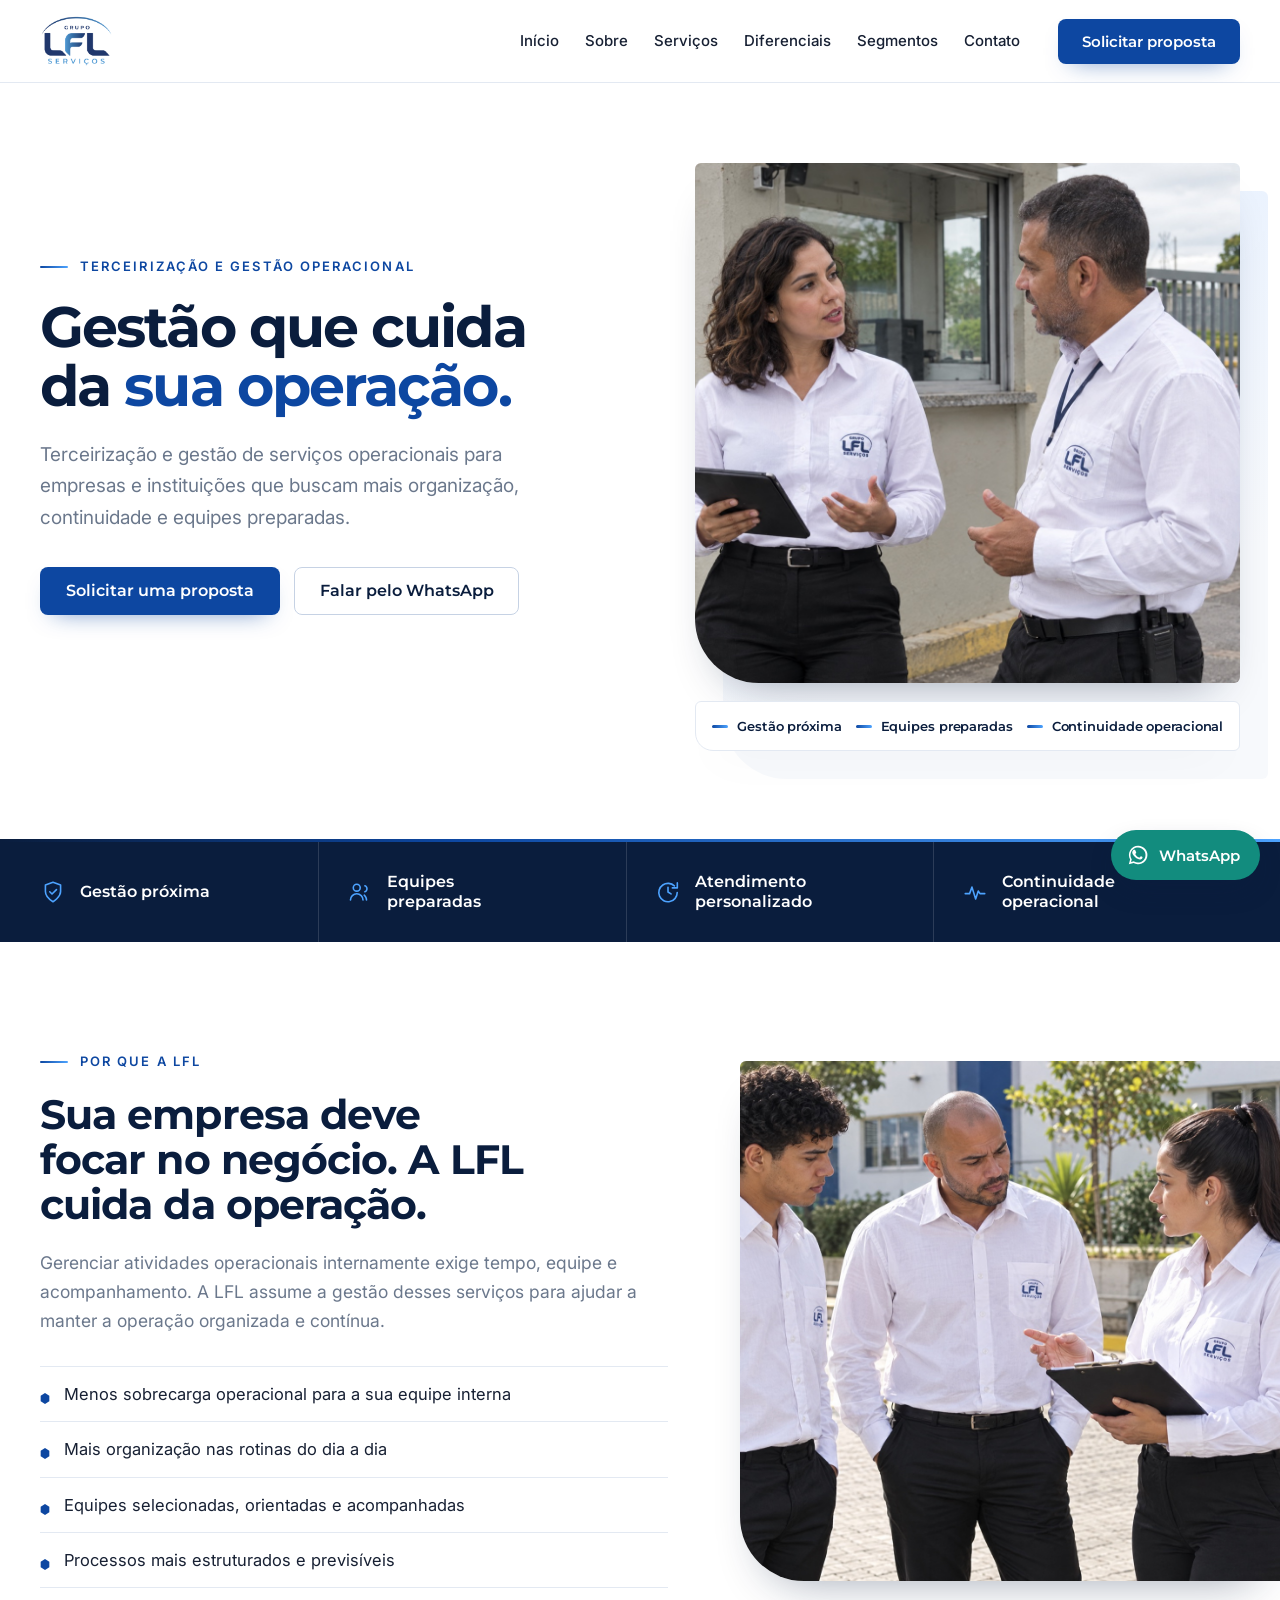
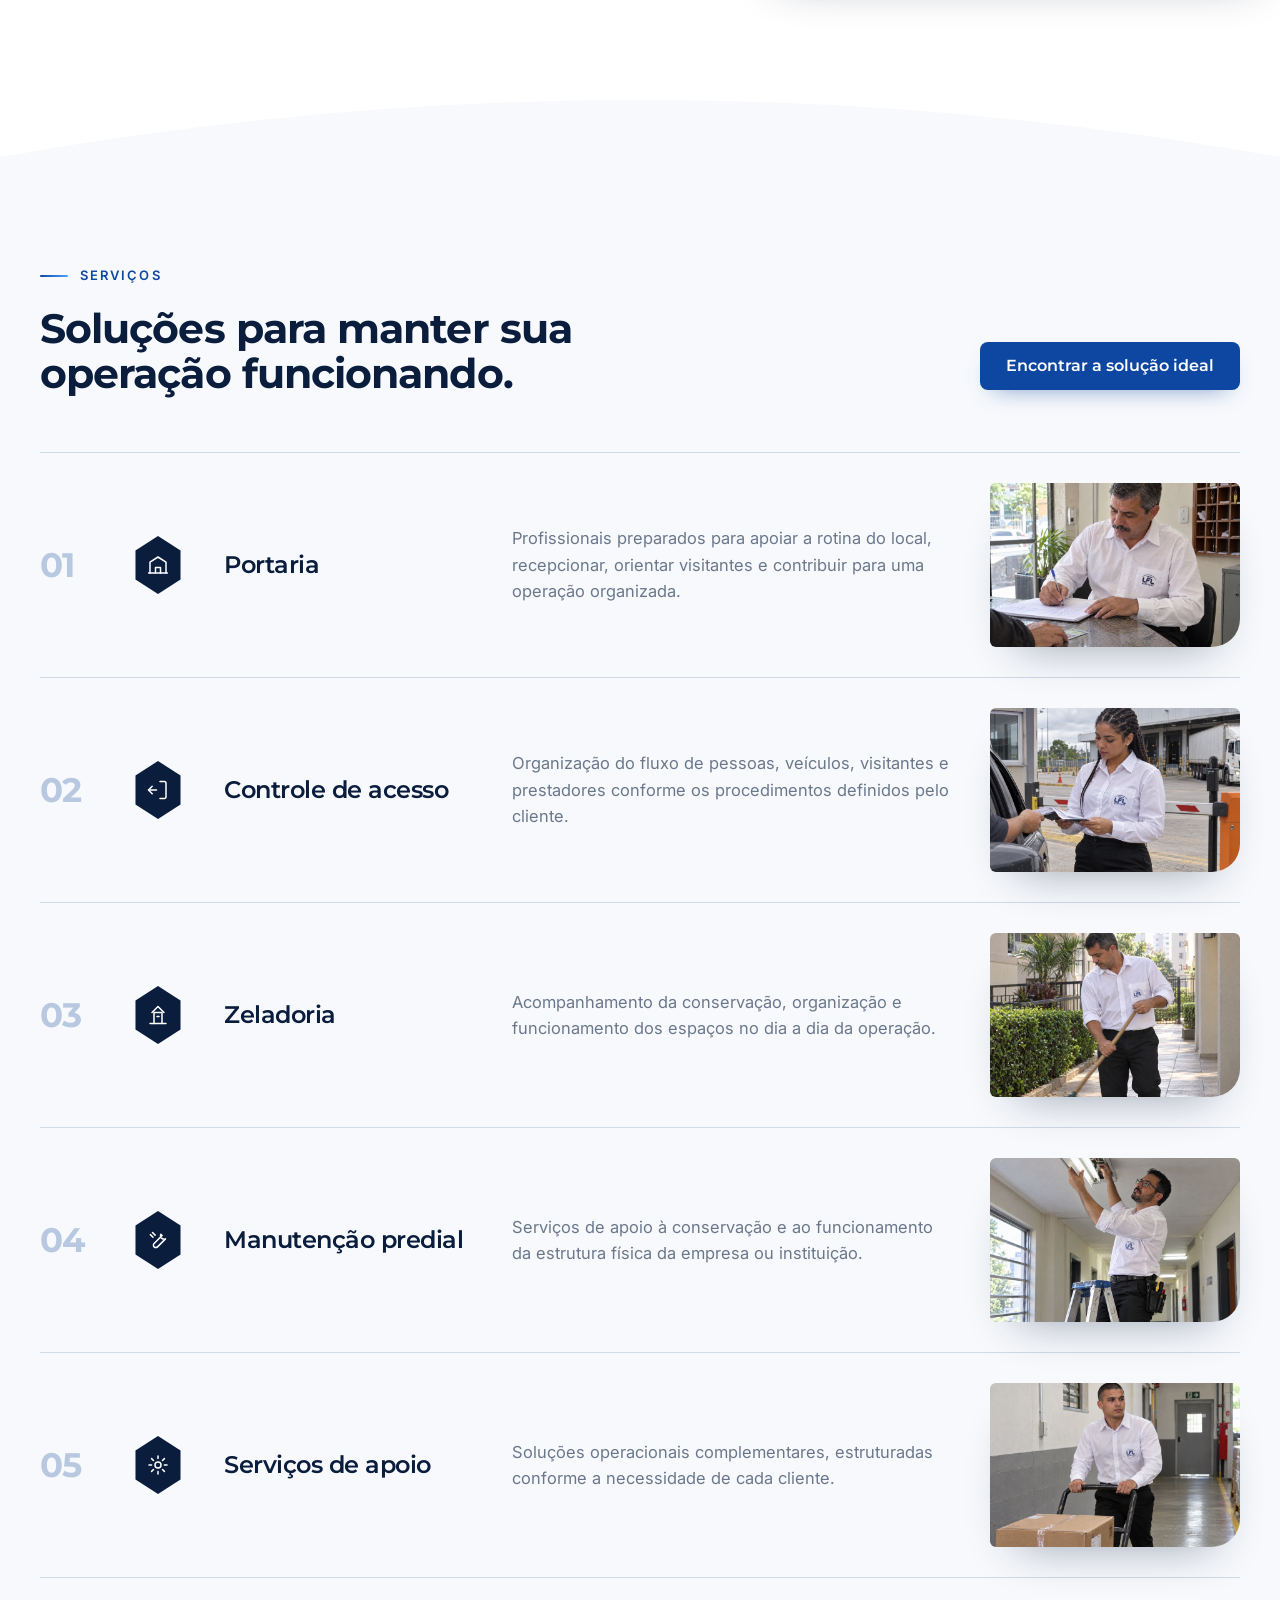
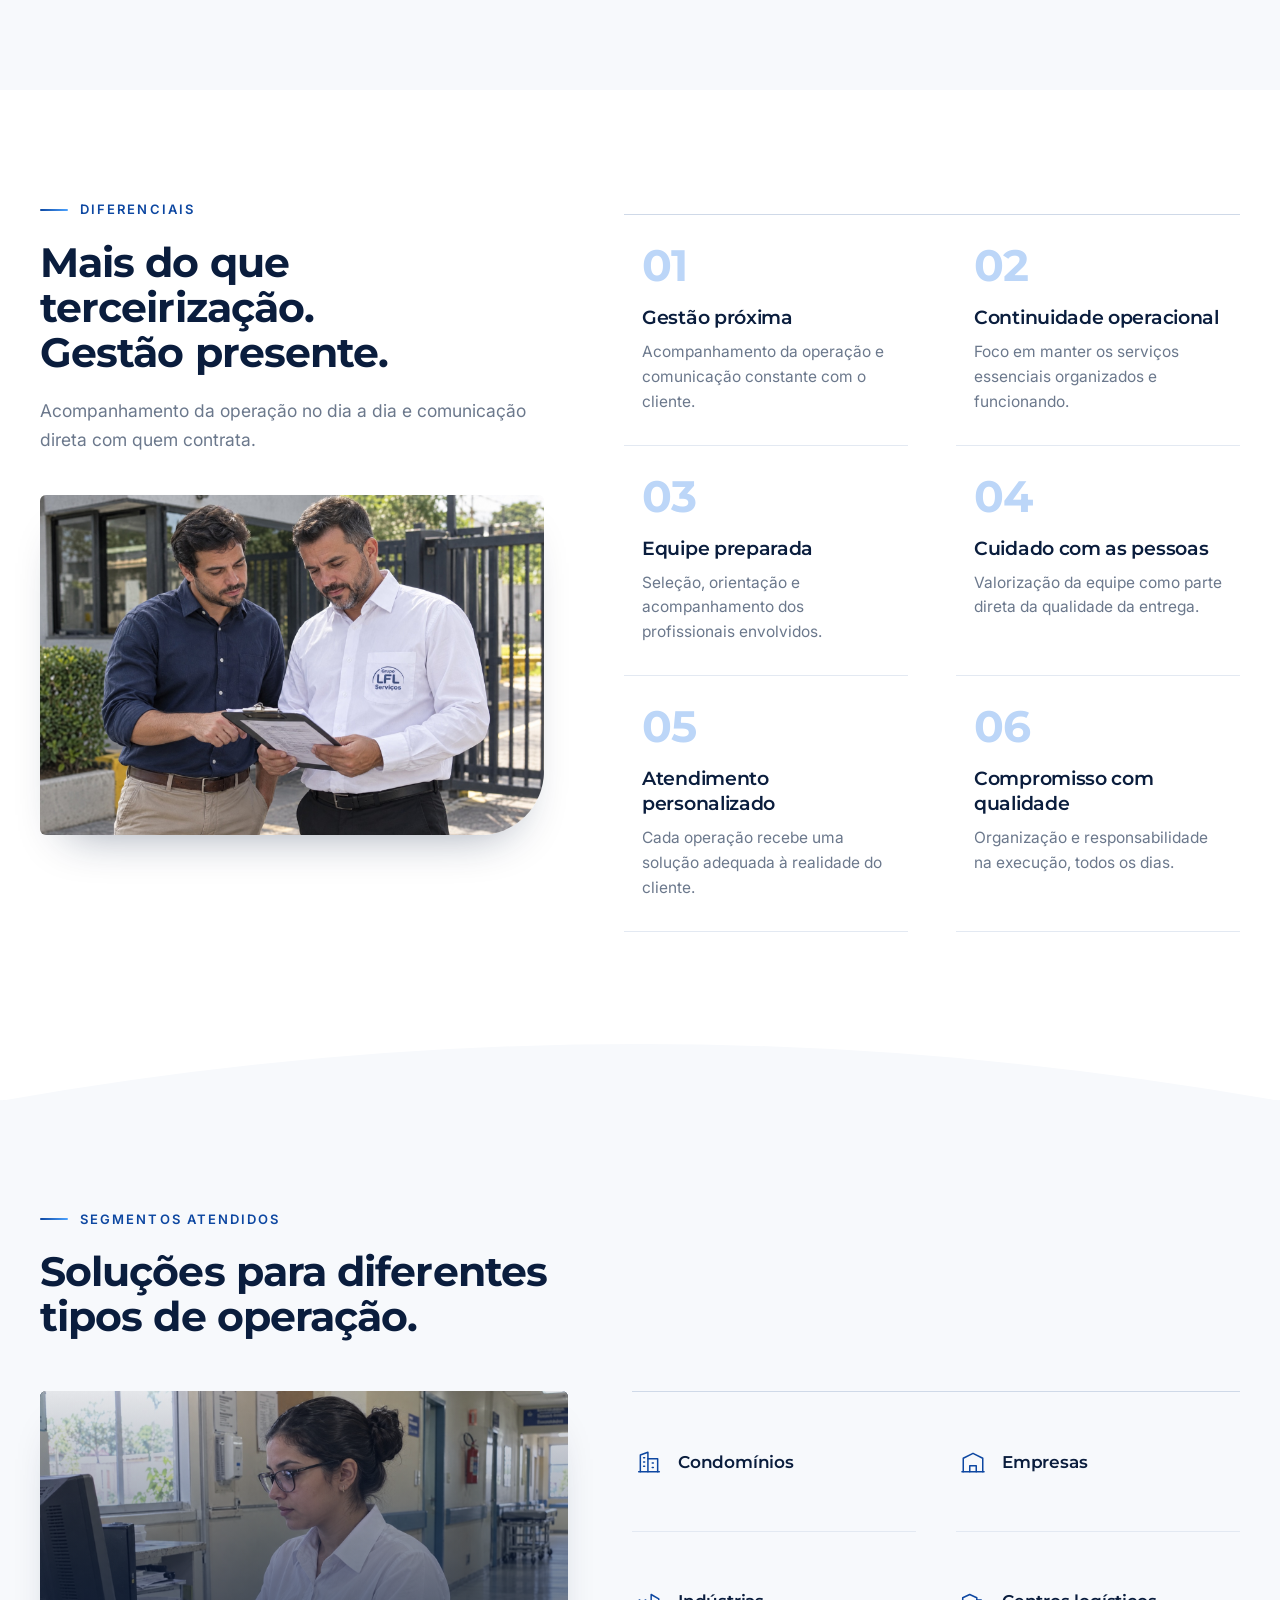
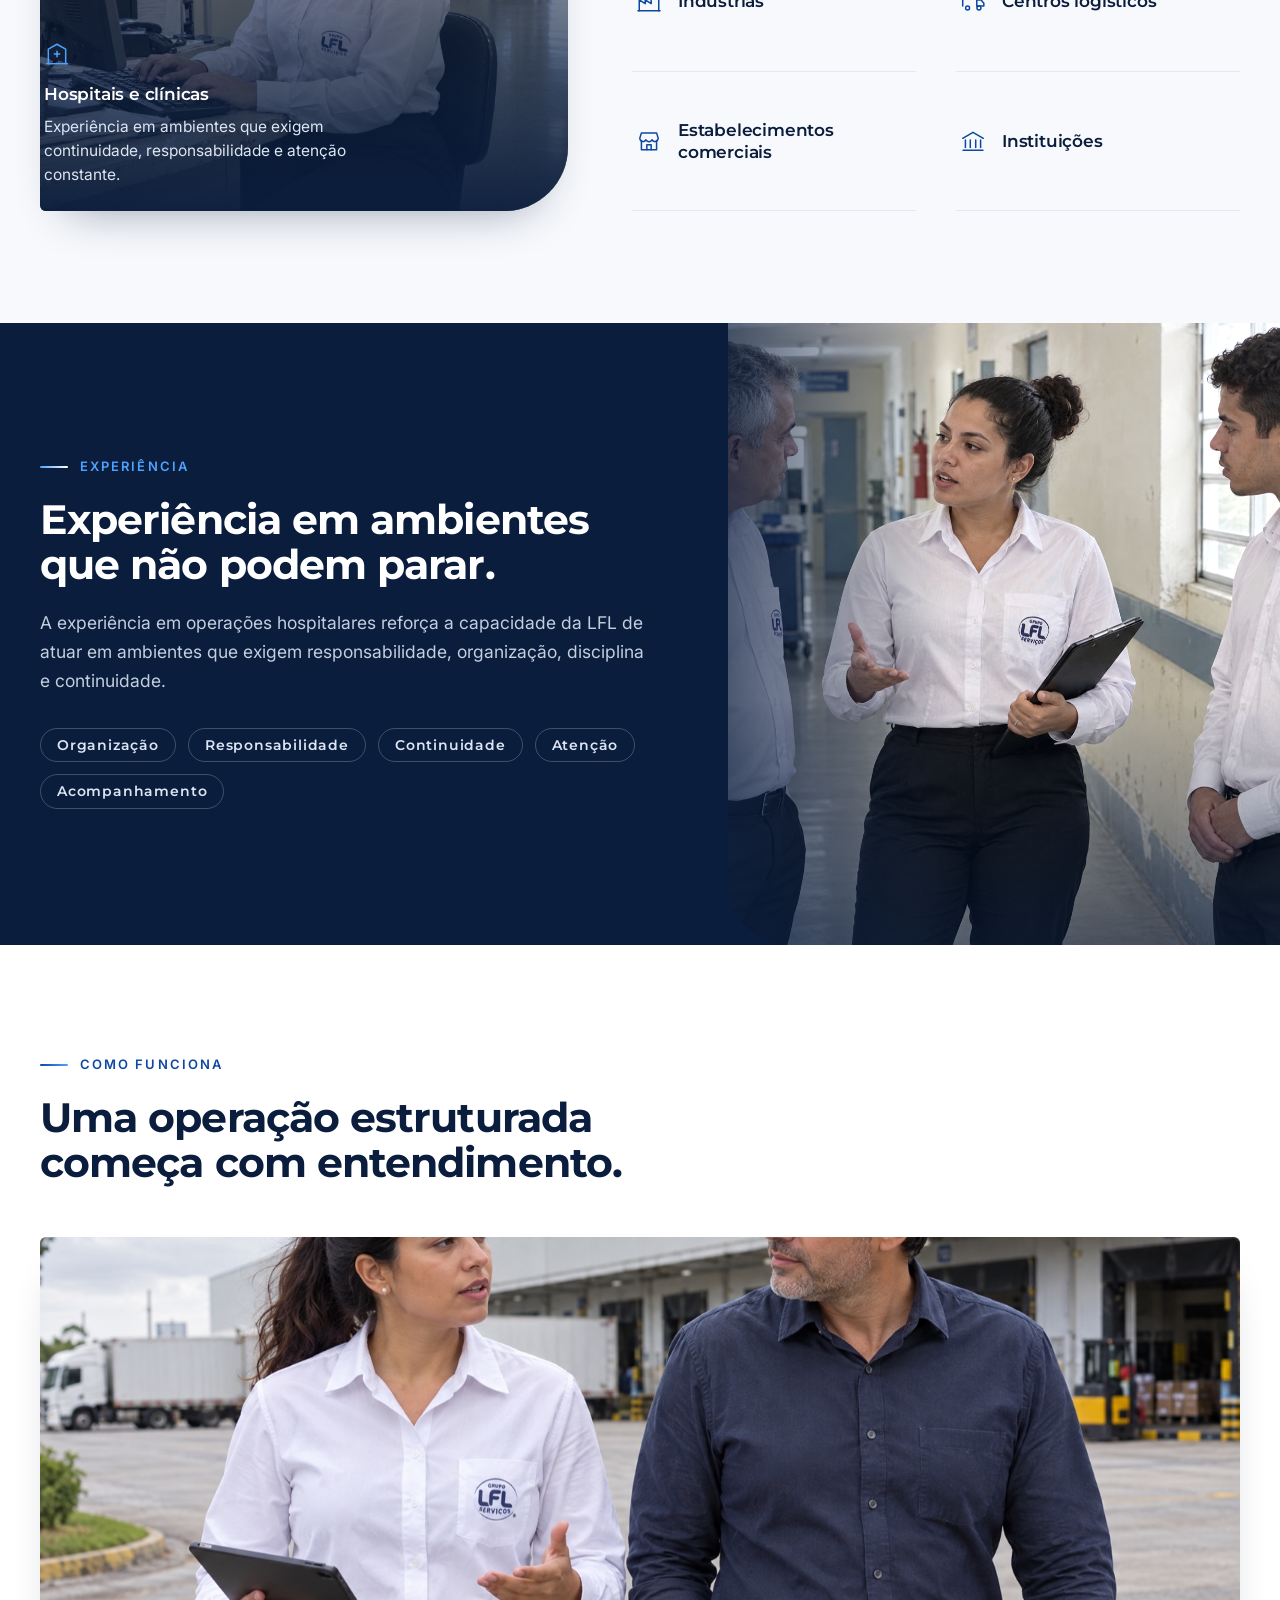
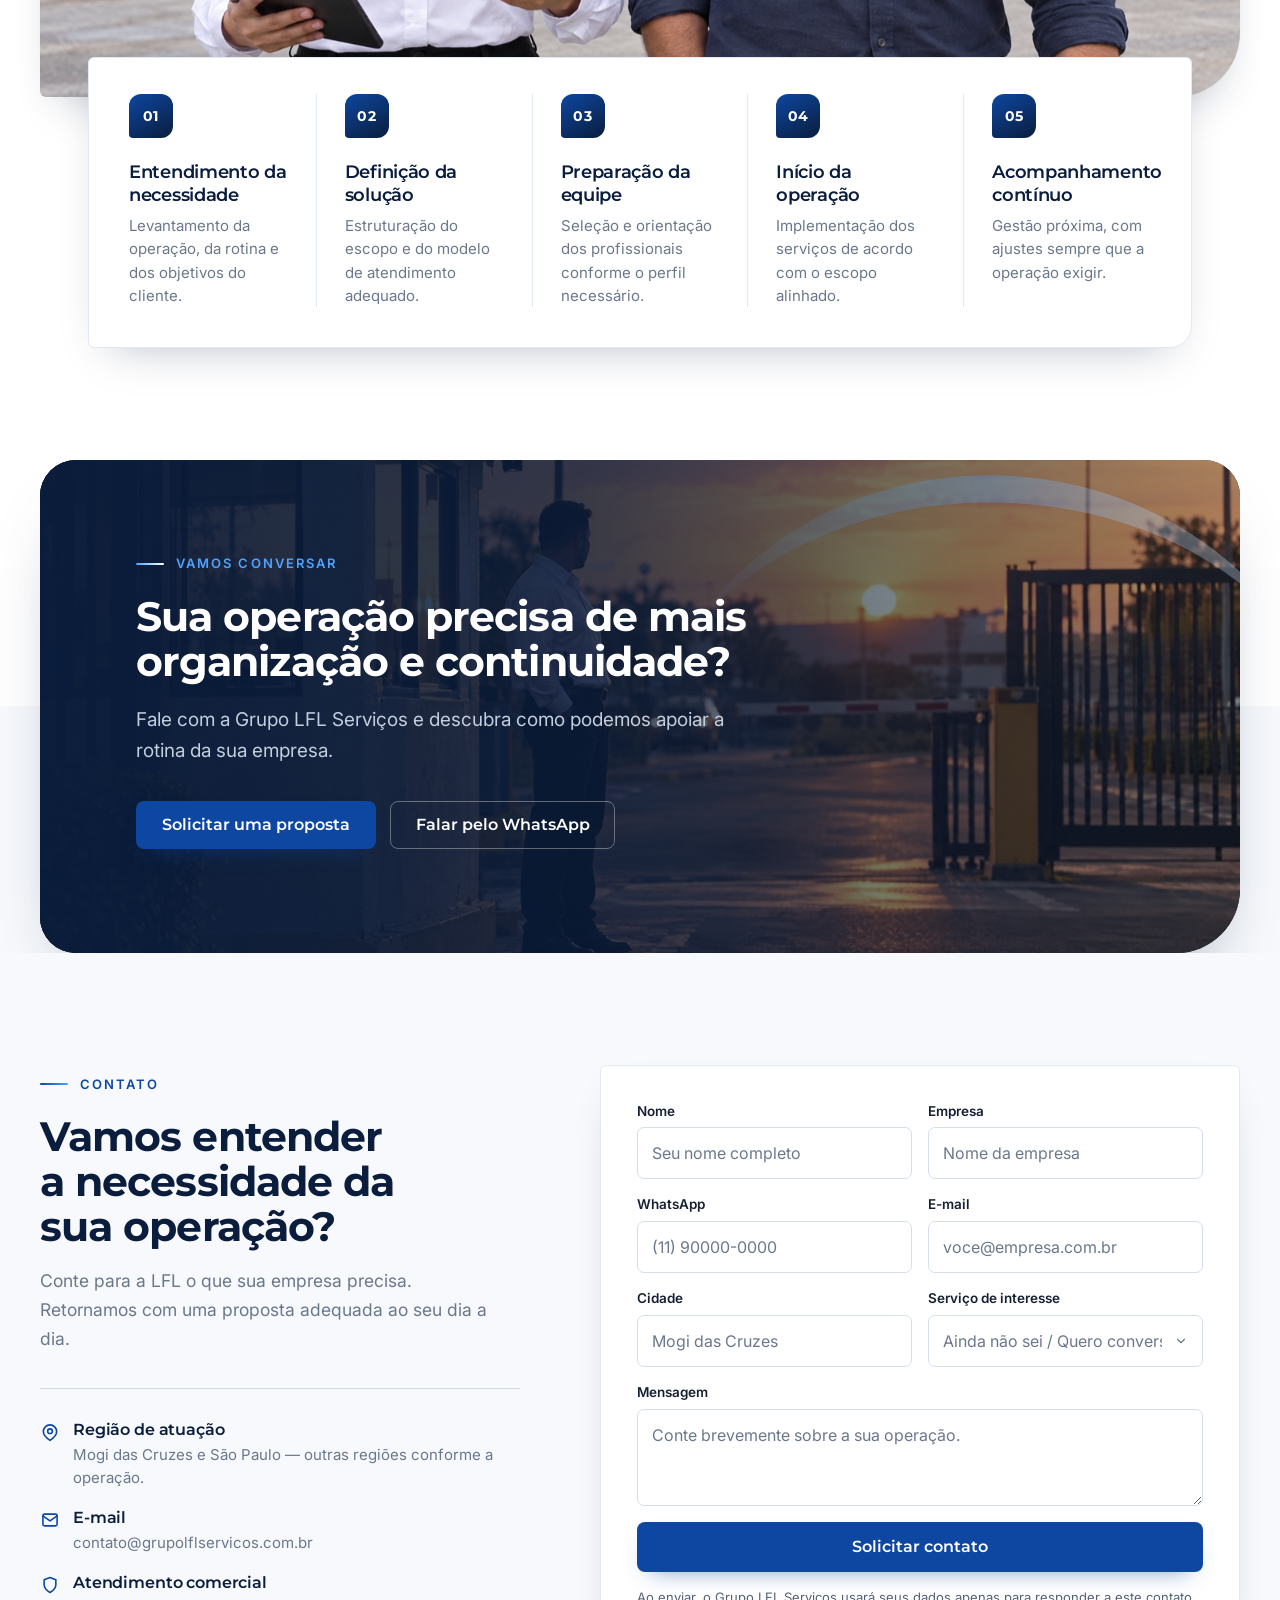
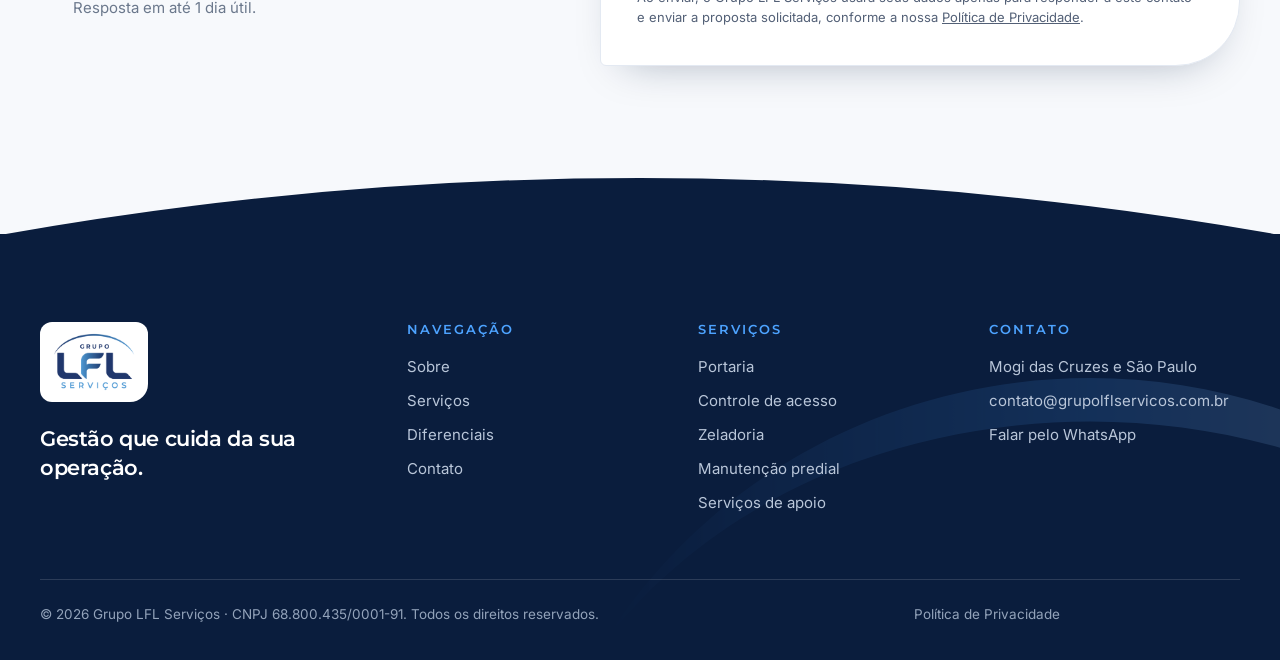
<file: index.html>
<!DOCTYPE html>
<html lang="pt-BR">
<head>
  <meta charset="UTF-8">
  <meta name="viewport" content="width=device-width, initial-scale=1.0">
  <title>Grupo LFL Serviços — Gestão que cuida da sua operação</title>
  <meta name="description" content="Terceirização e gestão de serviços operacionais para empresas e instituições: portaria, controle de acesso, zeladoria, manutenção predial e serviços de apoio.">
  <link rel="icon" type="image/png" href="assets/img/logo-lfl.png">
  <link rel="preconnect" href="https://fonts.googleapis.com">
  <link rel="preconnect" href="https://fonts.gstatic.com" crossorigin>
  <link href="https://fonts.googleapis.com/css2?family=Inter:wght@400;500;600&family=Montserrat:wght@500;600;700&display=swap" rel="stylesheet">
  <link rel="stylesheet" href="css/styles.css?v=2">
  <link rel="stylesheet" href="css/motion.css?v=2">
</head>
<body>

  <!-- Header -->
  <header class="header" id="inicio">
    <a class="brand" href="#inicio" aria-label="Grupo LFL Serviços — início">
      <img src="assets/img/logo-lfl.png" alt="Grupo LFL Serviços" width="971" height="691">
    </a>

    <nav class="nav" aria-label="Navegação principal">
      <a href="#inicio">Início</a>
      <a href="#sobre">Sobre</a>
      <a href="#servicos">Serviços</a>
      <a href="#diferenciais">Diferenciais</a>
      <a href="#segmentos">Segmentos</a>
      <a href="#contato">Contato</a>
    </nav>

    <a class="btn btn-primary header-cta" href="#contato">Solicitar proposta</a>

    <button class="menu-toggle" type="button" aria-label="Abrir menu" aria-expanded="false" aria-controls="menu-mobile">
      <span></span><span></span><span></span>
    </button>

    <div class="nav-mobile" id="menu-mobile">
      <a href="#inicio">Início</a>
      <a href="#sobre">Sobre</a>
      <a href="#servicos">Serviços</a>
      <a href="#diferenciais">Diferenciais</a>
      <a href="#segmentos">Segmentos</a>
      <a href="#contato">Contato</a>
      <a class="btn btn-primary btn-block" href="#contato">Solicitar proposta</a>
    </div>
  </header>

  <main>

    <!-- Hero -->
    <section class="hero">
      <div class="hero-inner">
        <div class="hero-text">
          <p class="eyebrow"><span>Terceirização e gestão operacional</span></p>
          <h1>Gestão que cuida da <em>sua operação.</em></h1>
          <p class="hero-sub">Terceirização e gestão de serviços operacionais para empresas e instituições que buscam mais organização, continuidade e equipes preparadas.</p>
          <div class="hero-ctas">
            <a class="btn btn-primary" href="#contato">Solicitar uma proposta</a>
            <a class="btn btn-outline" href="#" data-whatsapp target="_blank" rel="noopener">Falar pelo WhatsApp</a>
          </div>
        </div>
        <figure class="hero-media">
          <span class="hero-plate" aria-hidden="true"></span>
          <img class="hero-photo" src="assets/img/foto-gestao-portaria.jpg" alt="Supervisora com tablet conversando com o porteiro na guarita de entrada de uma empresa" fetchpriority="high">
          <ul class="hero-seals" aria-label="Compromissos">
            <li class="seal">Gestão próxima</li>
            <li class="seal">Equipes preparadas</li>
            <li class="seal">Continuidade operacional</li>
          </ul>
        </figure>
      </div>
    </section>

    <!-- Barra de confiança -->
    <section class="trust" aria-label="Benefícios">
      <ul class="trust-list">
        <li class="trust-item"><img src="assets/icons/trust-gestao.svg" alt="" width="26" height="26"><span>Gestão próxima</span></li>
        <li class="trust-item"><img src="assets/icons/trust-equipes.svg" alt="" width="26" height="26"><span>Equipes preparadas</span></li>
        <li class="trust-item"><img src="assets/icons/trust-atendimento.svg" alt="" width="26" height="26"><span>Atendimento personalizado</span></li>
        <li class="trust-item"><img src="assets/icons/trust-continuidade.svg" alt="" width="26" height="26"><span>Continuidade operacional</span></li>
      </ul>
    </section>

    <!-- Por que a LFL -->
    <section class="section bg-white about" id="sobre">
      <div class="split split--about">
        <div class="split-text">
          <p class="eyebrow"><span>Por que a LFL</span></p>
          <h2 class="h2">Sua empresa deve focar no negócio. A&nbsp;LFL cuida da operação.</h2>
          <p class="lead">Gerenciar atividades operacionais internamente exige tempo, equipe e acompanhamento. A LFL assume a gestão desses serviços para ajudar a manter a operação organizada e contínua.</p>
          <ul class="points">
            <li>Menos sobrecarga operacional para a sua equipe interna</li>
            <li>Mais organização nas rotinas do dia a dia</li>
            <li>Equipes selecionadas, orientadas e acompanhadas</li>
            <li>Processos mais estruturados e previsíveis</li>
          </ul>
        </div>
        <figure class="split-media split-media--about">
          <img class="split-photo split-photo--about" src="assets/img/foto-supervisao-equipe.jpg" alt="Supervisora com prancheta orientando dois profissionais no pátio de uma empresa" loading="lazy">
        </figure>
      </div>
    </section>

    <!-- Serviços -->
    <section class="section section--arc bg-soft services" id="servicos">
      <div class="section-head">
        <div class="section-head-text">
          <p class="eyebrow"><span>Serviços</span></p>
          <h2 class="h2">Soluções para manter sua operação funcionando.</h2>
        </div>
        <a class="btn btn-primary ledger-cta" href="#contato">Encontrar a solução ideal</a>
      </div>
      <ul class="ledger">
        <li>
          <span class="ledger-num" aria-hidden="true">01</span>
          <div class="ledger-icon"><img src="assets/icons/hex-portaria.svg" alt="" width="52" height="58"></div>
          <div class="ledger-body">
            <h3>Portaria</h3>
            <p class="copy-desktop">Profissionais preparados para apoiar a rotina do local, recepcionar, orientar visitantes e contribuir para uma operação organizada.</p>
            <p class="copy-mobile">Profissionais preparados para apoiar a rotina do local, recepcionar e orientar visitantes.</p>
          </div>
          <img class="ledger-photo" src="assets/img/servico-portaria.jpg" alt="Porteiro registrando a entrada de um visitante no livro da recepção" loading="lazy">
        </li>
        <li>
          <span class="ledger-num" aria-hidden="true">02</span>
          <div class="ledger-icon"><img src="assets/icons/hex-controle-acesso.svg" alt="" width="52" height="58"></div>
          <div class="ledger-body">
            <h3>Controle de acesso</h3>
            <p class="copy-desktop">Organização do fluxo de pessoas, veículos, visitantes e prestadores conforme os procedimentos definidos pelo cliente.</p>
            <p class="copy-mobile">Organização do fluxo de pessoas, veículos, visitantes e prestadores.</p>
          </div>
          <img class="ledger-photo" src="assets/img/servico-controle-acesso.jpg" alt="Controladora de acesso conferindo documentos de um motorista de caminhão na cancela" loading="lazy">
        </li>
        <li>
          <span class="ledger-num" aria-hidden="true">03</span>
          <div class="ledger-icon"><img src="assets/icons/hex-zeladoria.svg" alt="" width="52" height="58"></div>
          <div class="ledger-body">
            <h3>Zeladoria</h3>
            <p class="copy-desktop">Acompanhamento da conservação, organização e funcionamento dos espaços no dia a dia da operação.</p>
            <p class="copy-mobile">Acompanhamento da conservação, organização e funcionamento dos espaços.</p>
          </div>
          <img class="ledger-photo" src="assets/img/servico-zeladoria.jpg" alt="Zelador varrendo a área comum de um condomínio pela manhã" loading="lazy">
        </li>
        <li>
          <span class="ledger-num" aria-hidden="true">04</span>
          <div class="ledger-icon"><img src="assets/icons/hex-manutencao.svg" alt="" width="52" height="58"></div>
          <div class="ledger-body">
            <h3>Manutenção predial</h3>
            <p class="copy-desktop">Serviços de apoio à conservação e ao funcionamento da estrutura física da empresa ou instituição.</p>
            <p class="copy-mobile">Apoio à conservação e ao funcionamento da estrutura física.</p>
          </div>
          <img class="ledger-photo" src="assets/img/servico-manutencao-predial.jpg" alt="Técnico de manutenção em uma escada trocando uma luminária em um corredor" loading="lazy">
        </li>
        <li>
          <span class="ledger-num" aria-hidden="true">05</span>
          <div class="ledger-icon"><img src="assets/icons/hex-apoio.svg" alt="" width="52" height="58"></div>
          <div class="ledger-body">
            <h3>Serviços de apoio</h3>
            <p class="copy-desktop">Soluções operacionais complementares, estruturadas conforme a necessidade de cada cliente.</p>
            <p class="copy-mobile">Soluções operacionais complementares conforme a necessidade do cliente.</p>
          </div>
          <img class="ledger-photo" src="assets/img/servico-apoio.jpg" alt="Auxiliar de apoio transportando materiais em um carrinho por um corredor de serviço" loading="lazy">
        </li>
      </ul>
    </section>

    <!-- Diferenciais -->
    <section class="section bg-white diff" id="diferenciais">
      <div class="diff-layout">
        <div class="diff-intro">
          <p class="eyebrow"><span>Diferenciais</span></p>
          <h2 class="h2">Mais do que terceirização. Gestão presente.</h2>
          <p class="lead">Acompanhamento da operação no dia a dia e comunicação direta com quem contrata.</p>
          <figure class="split-media split-media--diff">
            <img class="split-photo split-photo--diff" src="assets/img/foto-gestao-cliente.jpg" alt="Gestor revisando um checklist com a contratante em frente à portaria" loading="lazy">
          </figure>
        </div>
        <ol class="diff-grid">
          <li><span class="diff-num" aria-hidden="true">01</span><h3>Gestão próxima</h3><p>Acompanhamento da operação e comunicação constante com o cliente.</p></li>
          <li><span class="diff-num" aria-hidden="true">02</span><h3>Continuidade operacional</h3><p>Foco em manter os serviços essenciais organizados e funcionando.</p></li>
          <li><span class="diff-num" aria-hidden="true">03</span><h3>Equipe preparada</h3><p>Seleção, orientação e acompanhamento dos profissionais envolvidos.</p></li>
          <li><span class="diff-num" aria-hidden="true">04</span><h3>Cuidado com as pessoas</h3><p>Valorização da equipe como parte direta da qualidade da entrega.</p></li>
          <li><span class="diff-num" aria-hidden="true">05</span><h3>Atendimento personalizado</h3><p>Cada operação recebe uma solução adequada à realidade do cliente.</p></li>
          <li><span class="diff-num" aria-hidden="true">06</span><h3>Compromisso com qualidade</h3><p>Organização e responsabilidade na execução, todos os dias.</p></li>
        </ol>
      </div>
    </section>

    <!-- Segmentos -->
    <section class="section section--arc bg-soft segments" id="segmentos">
      <div class="section-head">
        <div class="section-head-text">
          <p class="eyebrow"><span>Segmentos atendidos</span></p>
          <h2 class="h2">Soluções para diferentes tipos de operação.</h2>
        </div>
      </div>
      <div class="seg-layout">
        <div class="seg seg-featured">
          <img class="seg-featured-photo" src="assets/img/foto-recepcao-hospital.jpg" alt="" loading="lazy">
          <img src="assets/icons/seg-hospitais.svg" alt="" width="26" height="26">
          <div class="seg-body">
            <h3>Hospitais e clínicas</h3>
            <p>Experiência em ambientes que exigem continuidade, responsabilidade e atenção constante.</p>
          </div>
        </div>
        <ul class="seg-grid">
          <li class="seg"><img src="assets/icons/seg-condominios.svg" alt="" width="26" height="26"><div class="seg-body"><h3>Condomínios</h3></div></li>
          <li class="seg"><img src="assets/icons/seg-empresas.svg" alt="" width="26" height="26"><div class="seg-body"><h3>Empresas</h3></div></li>
          <li class="seg"><img src="assets/icons/seg-industrias.svg" alt="" width="26" height="26"><div class="seg-body"><h3>Indústrias</h3></div></li>
          <li class="seg"><img src="assets/icons/seg-logistica.svg" alt="" width="26" height="26"><div class="seg-body"><h3>Centros logísticos</h3></div></li>
          <li class="seg"><img src="assets/icons/seg-comercio.svg" alt="" width="26" height="26"><div class="seg-body"><h3>Estabelecimentos comerciais</h3></div></li>
          <li class="seg"><img src="assets/icons/seg-instituicoes.svg" alt="" width="26" height="26"><div class="seg-body"><h3>Instituições</h3></div></li>
        </ul>
      </div>
    </section>

    <!-- Experiência -->
    <section class="section bg-navy on-dark exp">
      <div class="split split--exp">
        <div class="split-text">
          <p class="eyebrow"><span>Experiência</span></p>
          <h2 class="h2">Experiência em ambientes que não podem parar.</h2>
          <p class="lead">A experiência em operações hospitalares reforça a capacidade da LFL de atuar em ambientes que exigem responsabilidade, organização, disciplina e continuidade.</p>
          <ul class="tags">
            <li>Organização</li>
            <li>Responsabilidade</li>
            <li>Continuidade</li>
            <li>Atenção</li>
            <li>Acompanhamento</li>
          </ul>
        </div>
        <figure class="split-media split-media--exp">
          <img class="split-photo split-photo--exp" src="assets/img/foto-apoio-hospitalar.jpg" alt="Supervisora orientando dois profissionais uniformizados em um corredor hospitalar" loading="lazy">
        </figure>
      </div>
    </section>

    <!-- Como funciona -->
    <section class="section bg-white how">
      <div class="section-head">
        <div class="section-head-text">
          <p class="eyebrow"><span>Como funciona</span></p>
          <h2 class="h2">Uma operação estruturada começa com entendimento.</h2>
        </div>
      </div>
      <figure class="how-media">
        <img class="steps-photo" src="assets/img/foto-visita-tecnica.jpg" alt="Visita técnica: gestora com tablet e cliente percorrendo o pátio de um centro logístico" loading="lazy">
      </figure>
      <ol class="steps">
        <li class="step"><span class="step-badge">01</span><div class="step-body"><h3>Entendimento da necessidade</h3><p>Levantamento da operação, da rotina e dos objetivos do cliente.</p></div></li>
        <li class="step"><span class="step-badge">02</span><div class="step-body"><h3>Definição da solução</h3><p>Estruturação do escopo e do modelo de atendimento adequado.</p></div></li>
        <li class="step"><span class="step-badge">03</span><div class="step-body"><h3>Preparação da equipe</h3><p>Seleção e orientação dos profissionais conforme o perfil necessário.</p></div></li>
        <li class="step"><span class="step-badge">04</span><div class="step-body"><h3>Início da operação</h3><p>Implementação dos serviços de acordo com o escopo alinhado.</p></div></li>
        <li class="step"><span class="step-badge">05</span><div class="step-body"><h3>Acompanhamento contínuo</h3><p>Gestão próxima, com ajustes sempre que a operação exigir.</p></div></li>
      </ol>
    </section>

    <!-- CTA -->
    <section class="cta-wrap" aria-labelledby="cta-title">
      <div class="cta on-dark">
        <img class="cta-bg" src="assets/img/foto-guarita-entardecer.jpg" alt="" aria-hidden="true" loading="lazy">
        <span class="cta-arc" aria-hidden="true"></span>
        <div class="cta-content">
          <p class="eyebrow"><span>Vamos conversar</span></p>
          <h2 class="h2 cta-title" id="cta-title">Sua operação precisa de mais organização e continuidade?</h2>
          <p class="lead cta-lead">Fale com a Grupo LFL Serviços e descubra como podemos apoiar a rotina da sua empresa.</p>
          <div class="ctas">
            <a class="btn btn-primary" href="#contato">Solicitar uma proposta</a>
            <a class="btn btn-outline" href="#" data-whatsapp target="_blank" rel="noopener">Falar pelo WhatsApp</a>
          </div>
        </div>
      </div>
    </section>

    <!-- Contato -->
    <section class="section bg-soft contact-section" id="contato">
      <div class="contact">
        <div class="contact-text">
          <p class="eyebrow"><span>Contato</span></p>
          <h2 class="h2">Vamos entender a necessidade da sua operação?</h2>
          <p class="lead">Conte para a LFL o que sua empresa precisa. Retornamos com uma proposta adequada ao seu dia a dia.</p>
          <ul class="contact-info">
            <li>
              <img src="assets/icons/contato-regiao.svg" alt="" width="20" height="20">
              <div><strong>Região de atuação</strong><span>Mogi das Cruzes e São Paulo — outras regiões conforme a operação.</span></div>
            </li>
            <li>
              <img src="assets/icons/contato-email.svg" alt="" width="20" height="20">
              <div><strong>E-mail</strong><span><a href="mailto:contato@grupolflservicos.com.br">contato@grupolflservicos.com.br</a></span></div>
            </li>
            <li>
              <img src="assets/icons/contato-atendimento.svg" alt="" width="20" height="20">
              <div><strong>Atendimento comercial</strong><span>Resposta em até 1 dia útil.</span></div>
            </li>
          </ul>
        </div>

        <form class="contact-form" id="form-contato" novalidate>
          <div class="form-row">
            <div class="field">
              <label for="f-nome">Nome</label>
              <input id="f-nome" name="nome" type="text" placeholder="Seu nome completo" autocomplete="name" required>
            </div>
            <div class="field">
              <label for="f-empresa">Empresa</label>
              <input id="f-empresa" name="empresa" type="text" placeholder="Nome da empresa" autocomplete="organization" required>
            </div>
          </div>
          <div class="form-row">
            <div class="field">
              <label for="f-whatsapp">WhatsApp</label>
              <input id="f-whatsapp" name="whatsapp" type="tel" inputmode="tel" placeholder="(11) 90000-0000" autocomplete="tel" required>
            </div>
            <div class="field">
              <label for="f-email">E-mail</label>
              <input id="f-email" name="email" type="email" placeholder="voce@empresa.com.br" autocomplete="email" required>
            </div>
          </div>
          <div class="form-row">
            <div class="field">
              <label for="f-cidade">Cidade</label>
              <input id="f-cidade" name="cidade" type="text" placeholder="Mogi das Cruzes" autocomplete="address-level2">
            </div>
            <div class="field">
              <label for="f-servico">Serviço de interesse</label>
              <select id="f-servico" name="servico">
                <option value="">Ainda não sei / Quero conversar</option>
                <option>Portaria</option>
                <option>Controle de acesso</option>
                <option>Zeladoria</option>
                <option>Manutenção predial</option>
                <option>Serviços de apoio</option>
              </select>
            </div>
          </div>
          <div class="field">
            <label for="f-mensagem">Mensagem</label>
            <textarea id="f-mensagem" name="mensagem" placeholder="Conte brevemente sobre a sua operação."></textarea>
          </div>
          <div class="field-hp" aria-hidden="true">
            <label for="f-website">Não preencha este campo</label>
            <input id="f-website" name="website" type="text" tabindex="-1" autocomplete="off">
          </div>
          <button class="btn btn-primary btn-block" type="submit">Solicitar contato</button>
          <p class="form-note">Ao enviar, o Grupo LFL Serviços usará seus dados apenas para responder a este contato e enviar a proposta solicitada, conforme a nossa <a href="privacidade.html">Política de Privacidade</a>.</p>
          <p class="form-feedback" role="status" aria-live="polite" hidden></p>
        </form>
      </div>
    </section>

  </main>

  <!-- Footer -->
  <footer class="footer">
    <span class="footer-arc" aria-hidden="true"></span>
    <div class="footer-cols">
      <div class="footer-brand">
        <a class="lockup-dark" href="#inicio" aria-label="Grupo LFL Serviços — início">
          <span class="badge"><img src="assets/img/logo-lfl.png" alt="Grupo LFL Serviços" width="971" height="691"></span>
        </a>
        <p class="footer-tagline">Gestão que cuida da sua operação.</p>
      </div>

      <div class="footer-col">
        <h4>Navegação</h4>
        <ul>
          <li><a href="#sobre">Sobre</a></li>
          <li><a href="#servicos">Serviços</a></li>
          <li><a href="#diferenciais">Diferenciais</a></li>
          <li><a href="#contato">Contato</a></li>
        </ul>
      </div>

      <div class="footer-col footer-col--services">
        <h4>Serviços</h4>
        <ul>
          <li><a href="#servicos">Portaria</a></li>
          <li><a href="#servicos">Controle de acesso</a></li>
          <li><a href="#servicos">Zeladoria</a></li>
          <li><a href="#servicos">Manutenção predial</a></li>
          <li><a href="#servicos">Serviços de apoio</a></li>
        </ul>
      </div>

      <div class="footer-col">
        <h4>Contato</h4>
        <ul>
          <li><a href="#contato">Mogi das Cruzes e São Paulo</a></li>
          <li><a href="mailto:contato@grupolflservicos.com.br">contato@grupolflservicos.com.br</a></li>
          <li><a href="#" data-whatsapp target="_blank" rel="noopener">Falar pelo WhatsApp</a></li>
        </ul>
      </div>
    </div>

    <div class="footer-legal">
      <p>© 2026 Grupo LFL Serviços · CNPJ 68.800.435/0001-91. Todos os direitos reservados.</p>
      <div class="footer-legal-links">
        <a href="privacidade.html">Política de Privacidade</a>
      </div>
    </div>
  </footer>

  <a class="wa-float" href="#" data-whatsapp target="_blank" rel="noopener" aria-label="Falar pelo WhatsApp">
    <img src="assets/icons/whatsapp.svg" alt="" width="22" height="22">
    <span>WhatsApp</span>
  </a>

  <script src="js/main.js?v=2"></script>
  <script src="js/motion.js?v=2"></script>
</body>
</html>
</file>
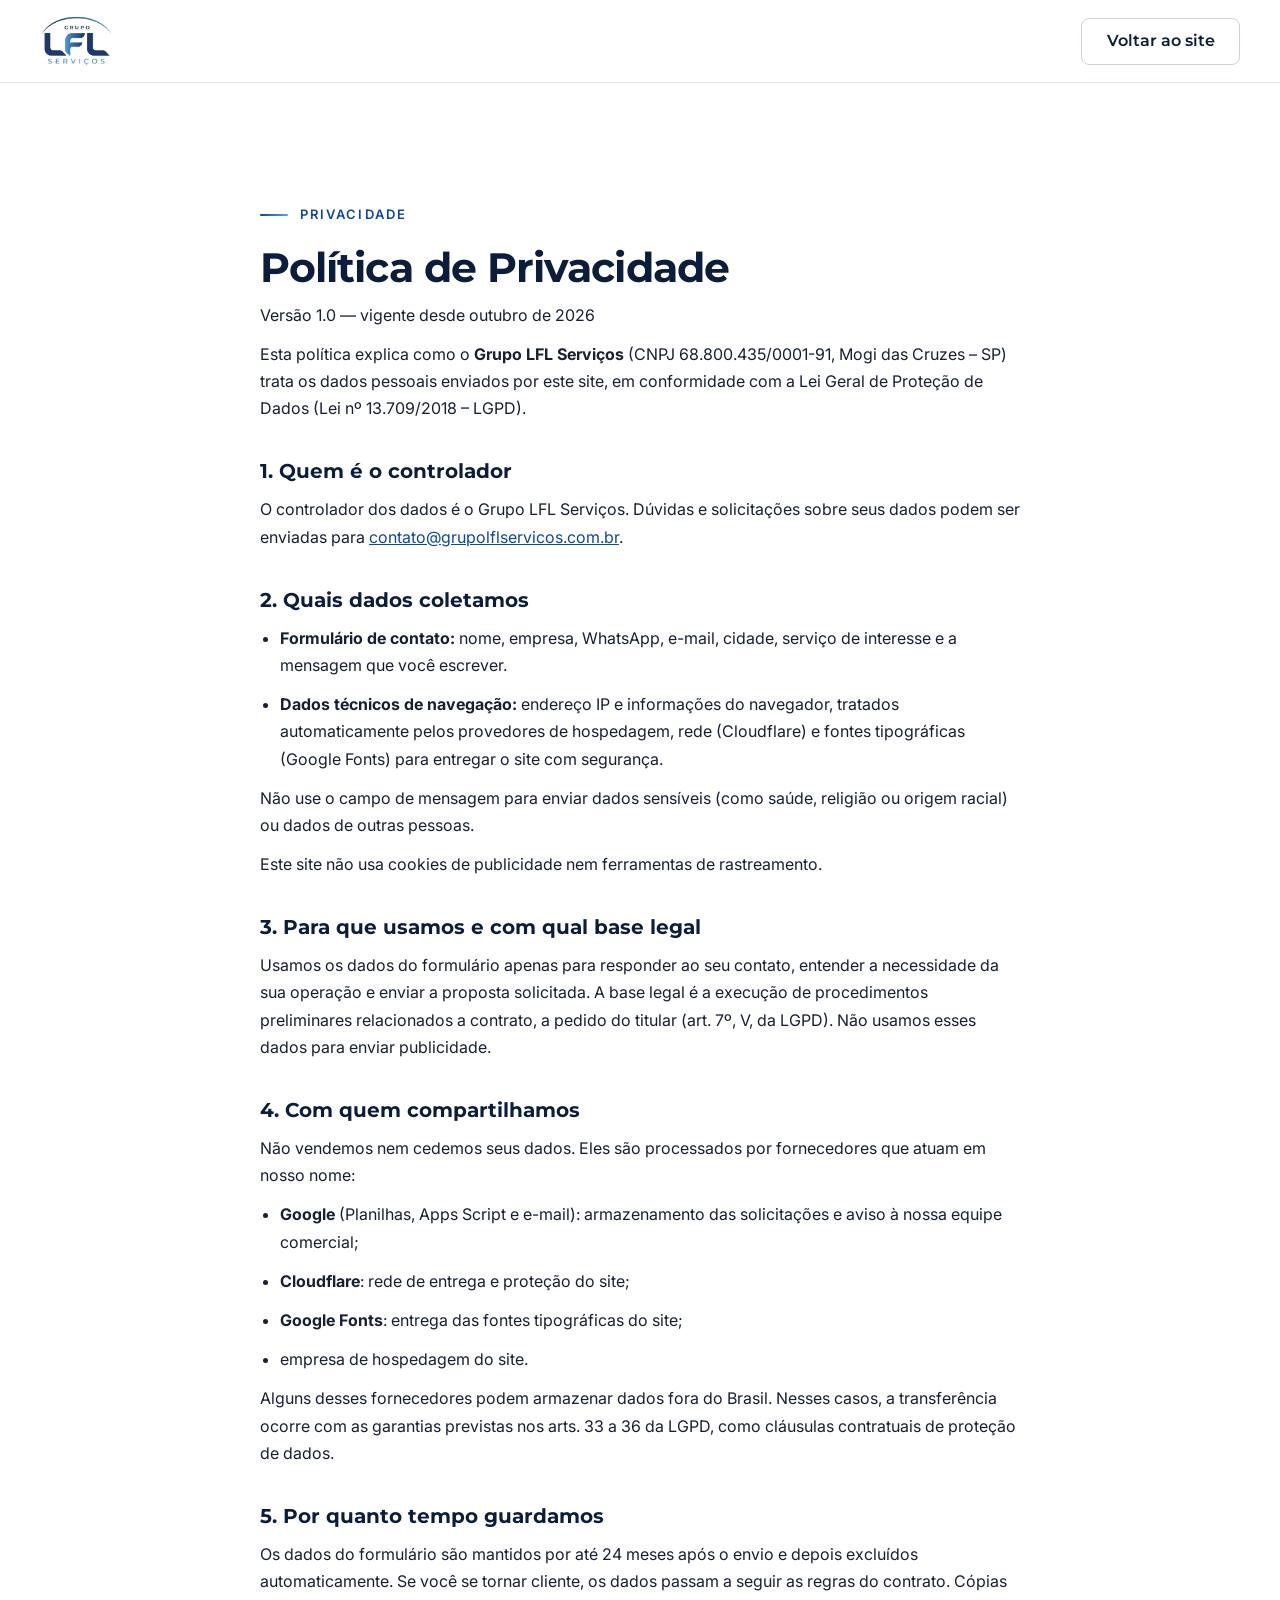
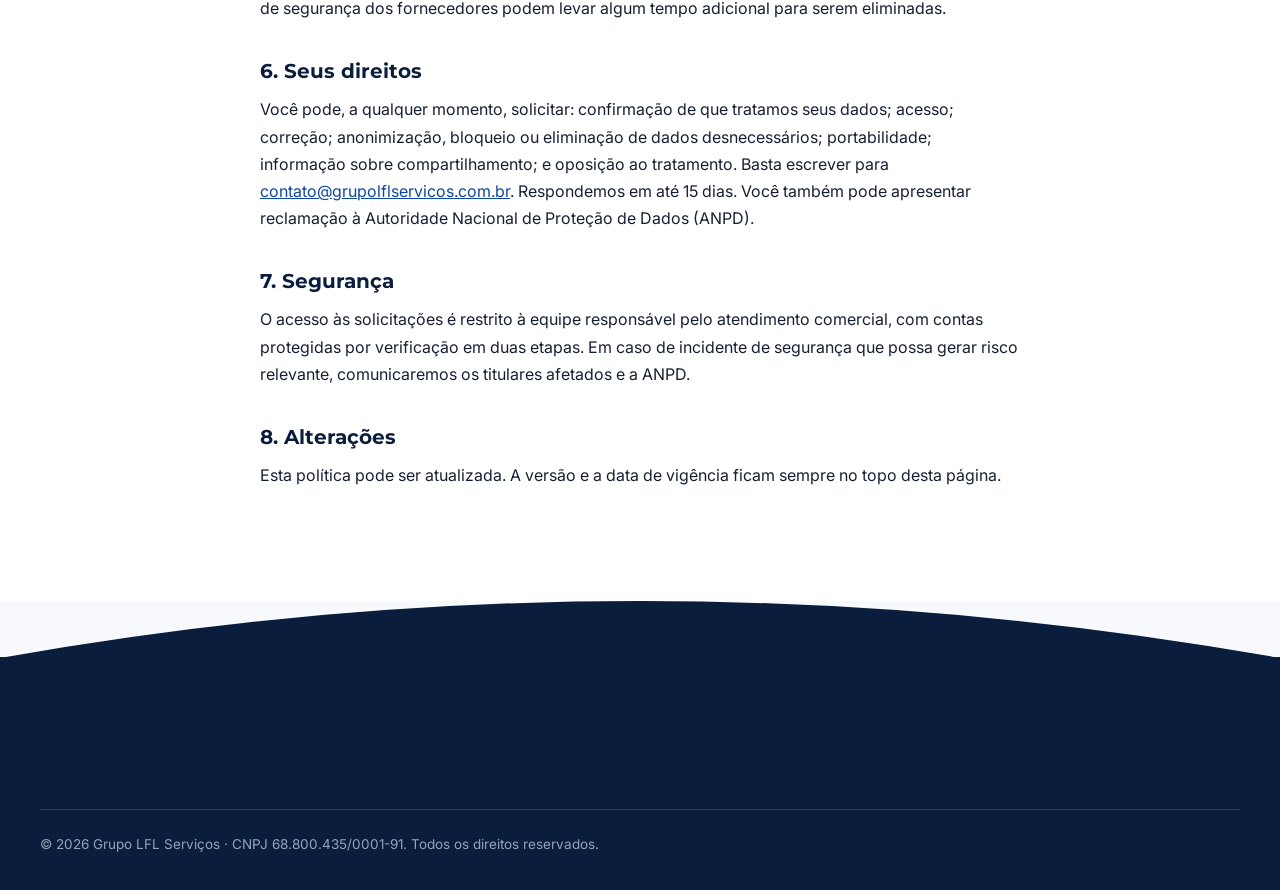
<file: privacidade.html>
<!DOCTYPE html>
<html lang="pt-BR">
<head>
  <meta charset="UTF-8">
  <meta name="viewport" content="width=device-width, initial-scale=1.0">
  <title>Política de Privacidade — Grupo LFL Serviços</title>
  <meta name="description" content="Como o Grupo LFL Serviços trata os dados pessoais enviados pelo site.">
  <link rel="icon" type="image/png" href="assets/img/logo-lfl.png">
  <link rel="preconnect" href="https://fonts.googleapis.com">
  <link rel="preconnect" href="https://fonts.gstatic.com" crossorigin>
  <link href="https://fonts.googleapis.com/css2?family=Inter:wght@400;500;600&family=Montserrat:wght@500;600;700&display=swap" rel="stylesheet">
  <link rel="stylesheet" href="css/styles.css?v=2">
</head>
<body>

  <header class="header">
    <a class="brand" href="./" aria-label="Grupo LFL Serviços — página inicial">
      <img src="assets/img/logo-lfl.png" alt="Grupo LFL Serviços" width="971" height="691">
    </a>
    <a class="btn btn-outline header-back" href="./">Voltar ao site</a>
  </header>

  <main class="section bg-white">
    <article class="legal">
      <p class="eyebrow"><span>Privacidade</span></p>
      <h1 class="h2">Política de Privacidade</h1>
      <p class="legal-meta">Versão 1.0 — vigente desde outubro de 2026</p>

      <p>Esta política explica como o <strong>Grupo LFL Serviços</strong> (CNPJ 68.800.435/0001-91, Mogi das Cruzes – SP) trata os dados pessoais enviados por este site, em conformidade com a Lei Geral de Proteção de Dados (Lei nº 13.709/2018 – LGPD).</p>

      <h2>1. Quem é o controlador</h2>
      <p>O controlador dos dados é o Grupo LFL Serviços. Dúvidas e solicitações sobre seus dados podem ser enviadas para <a href="mailto:contato@grupolflservicos.com.br">contato@grupolflservicos.com.br</a>.</p>

      <h2>2. Quais dados coletamos</h2>
      <ul>
        <li><strong>Formulário de contato:</strong> nome, empresa, WhatsApp, e-mail, cidade, serviço de interesse e a mensagem que você escrever.</li>
        <li><strong>Dados técnicos de navegação:</strong> endereço IP e informações do navegador, tratados automaticamente pelos provedores de hospedagem, rede (Cloudflare) e fontes tipográficas (Google Fonts) para entregar o site com segurança.</li>
      </ul>
      <p>Não use o campo de mensagem para enviar dados sensíveis (como saúde, religião ou origem racial) ou dados de outras pessoas.</p>
      <p>Este site não usa cookies de publicidade nem ferramentas de rastreamento.</p>

      <h2>3. Para que usamos e com qual base legal</h2>
      <p>Usamos os dados do formulário apenas para responder ao seu contato, entender a necessidade da sua operação e enviar a proposta solicitada. A base legal é a execução de procedimentos preliminares relacionados a contrato, a pedido do titular (art. 7º, V, da LGPD). Não usamos esses dados para enviar publicidade.</p>

      <h2>4. Com quem compartilhamos</h2>
      <p>Não vendemos nem cedemos seus dados. Eles são processados por fornecedores que atuam em nosso nome:</p>
      <ul>
        <li><strong>Google</strong> (Planilhas, Apps Script e e-mail): armazenamento das solicitações e aviso à nossa equipe comercial;</li>
        <li><strong>Cloudflare</strong>: rede de entrega e proteção do site;</li>
        <li><strong>Google Fonts</strong>: entrega das fontes tipográficas do site;</li>
        <li>empresa de hospedagem do site.</li>
      </ul>
      <p>Alguns desses fornecedores podem armazenar dados fora do Brasil. Nesses casos, a transferência ocorre com as garantias previstas nos arts. 33 a 36 da LGPD, como cláusulas contratuais de proteção de dados.</p>

      <h2>5. Por quanto tempo guardamos</h2>
      <p>Os dados do formulário são mantidos por até 24 meses após o envio e depois excluídos automaticamente. Se você se tornar cliente, os dados passam a seguir as regras do contrato. Cópias de segurança dos fornecedores podem levar algum tempo adicional para serem eliminadas.</p>

      <h2>6. Seus direitos</h2>
      <p>Você pode, a qualquer momento, solicitar: confirmação de que tratamos seus dados; acesso; correção; anonimização, bloqueio ou eliminação de dados desnecessários; portabilidade; informação sobre compartilhamento; e oposição ao tratamento. Basta escrever para <a href="mailto:contato@grupolflservicos.com.br">contato@grupolflservicos.com.br</a>. Respondemos em até 15 dias. Você também pode apresentar reclamação à Autoridade Nacional de Proteção de Dados (ANPD).</p>

      <h2>7. Segurança</h2>
      <p>O acesso às solicitações é restrito à equipe responsável pelo atendimento comercial, com contas protegidas por verificação em duas etapas. Em caso de incidente de segurança que possa gerar risco relevante, comunicaremos os titulares afetados e a ANPD.</p>

      <h2>8. Alterações</h2>
      <p>Esta política pode ser atualizada. A versão e a data de vigência ficam sempre no topo desta página.</p>
    </article>
  </main>

  <footer class="footer footer--min">
    <div class="footer-legal">
      <p>© 2026 Grupo LFL Serviços · CNPJ 68.800.435/0001-91. Todos os direitos reservados.</p>
    </div>
  </footer>

</body>
</html>
</file>
<file: css/styles.css>
/* ==========================================================================
   Grupo LFL Serviços — Landing page
   Tokens do Figma (Desktop 1440 / Mobile 390). Mobile-first; desktop em 960px.

   Linguagem visual:
   - "Arco": o arco do logotipo vira o motivo de transição entre seções
     (topo em arco suave, crescentes decorativos) e o acento das listas.
   - "Pé do L": fotos e painéis têm um único canto inferior com raio grande
     (como o pé arredondado do L da marca) e os demais cantos discretos.
   - Listas editoriais com numerais em vez de grades de cards iguais.
   ========================================================================== */

:root {
  /* Cores */
  --navy: #0a1d3d;
  --navy-2: #102a52;
  --blue: #0d47a1;
  --sky: #4da3ff;
  --sky-soft: #e4efff;
  --text: #172033;
  --muted: #6b788c;
  --line: #e3e9f2;
  --line-strong: #cfd9e8;
  --line-input: #d5deeb;
  --line-btn: #c6d2e4;
  --bg-soft: #f7f9fc;
  --on-dark: #c3cede;
  --on-dark-2: #b9c6d9;
  --on-dark-3: #dce5f1;
  --on-dark-4: #93a3ba;
  --line-on-dark: rgba(255, 255, 255, 0.14);
  --whatsapp: #128c7e;

  /* Tipografia */
  --font-display: "Montserrat", "Segoe UI", Arial, sans-serif;
  --font-body: "Inter", "Segoe UI", Arial, sans-serif;

  /* Formas */
  --r-sm: 6px;
  --r-l: 40px;      /* canto "pé do L" */
  --r-panel: 28px;
  --arc-h: 30px;    /* altura do arco de transição entre seções */

  /* Sombras */
  --shadow-photo: 0 24px 48px -28px rgba(10, 29, 61, 0.45);
  --shadow-card: 0 18px 44px -24px rgba(10, 29, 61, 0.35);

  /* Arcos decorativos (crescente afinado, como no logo) */
  --arc-brand: url("data:image/svg+xml,%3Csvg xmlns='http://www.w3.org/2000/svg' viewBox='0 0 1000 320' preserveAspectRatio='none'%3E%3Cdefs%3E%3ClinearGradient id='g' x1='0' y1='0' x2='1' y2='0'%3E%3Cstop offset='0' stop-color='%230a1d3d'/%3E%3Cstop offset='0.55' stop-color='%230d47a1'/%3E%3Cstop offset='1' stop-color='%234da3ff'/%3E%3C/linearGradient%3E%3C/defs%3E%3Cpath fill='url(%23g)' d='M0 320C230 -40 770 -40 1000 320C770 18 230 18 0 320Z'/%3E%3C/svg%3E");
  --arc-light: url("data:image/svg+xml,%3Csvg xmlns='http://www.w3.org/2000/svg' viewBox='0 0 1000 320' preserveAspectRatio='none'%3E%3Cdefs%3E%3ClinearGradient id='g' x1='0' y1='0' x2='1' y2='0'%3E%3Cstop offset='0' stop-color='%234da3ff' stop-opacity='0'/%3E%3Cstop offset='0.5' stop-color='%234da3ff'/%3E%3Cstop offset='1' stop-color='%23ffffff'/%3E%3C/linearGradient%3E%3C/defs%3E%3Cpath fill='url(%23g)' d='M0 320C230 -40 770 -40 1000 320C770 18 230 18 0 320Z'/%3E%3C/svg%3E");

  /* Arco de transição entre seções (topo em curva suave) */
  --dome-soft: url("data:image/svg+xml,%3Csvg xmlns='http://www.w3.org/2000/svg' viewBox='0 0 1000 60' preserveAspectRatio='none'%3E%3Cpath fill='%23f7f9fc' d='M0 60Q500 -60 1000 60Z'/%3E%3C/svg%3E");
  --dome-navy: url("data:image/svg+xml,%3Csvg xmlns='http://www.w3.org/2000/svg' viewBox='0 0 1000 60' preserveAspectRatio='none'%3E%3Cpath fill='%230a1d3d' d='M0 60Q500 -60 1000 60Z'/%3E%3C/svg%3E");

  /* Layout */
  --gutter: 20px;
  --section-y: 64px;
}

@media (min-width: 960px) {
  :root {
    /* 120px em 1440; encolhe até 40px em telas menores */
    --gutter: max(40px, calc((100vw - 1200px) / 2));
    --section-y: 112px;
    --r-l: 64px;
    --r-panel: 36px;
    --arc-h: 56px;
  }
}

/* --------------------------------------------------------------------------
   Base
   -------------------------------------------------------------------------- */

*,
*::before,
*::after {
  box-sizing: border-box;
}

html {
  scroll-behavior: smooth;
  -webkit-text-size-adjust: 100%;
  overflow-x: clip;
}

body {
  margin: 0;
  background: #fff;
  color: var(--text);
  font-family: var(--font-body);
  -webkit-font-smoothing: antialiased;
  overflow-x: clip;
}

img {
  display: block;
  max-width: 100%;
}

a {
  color: inherit;
}

h1, h2, h3, h4, p, ul, ol, figure {
  margin: 0;
}

ul, ol {
  padding: 0;
  list-style: none;
}

button {
  font: inherit;
  cursor: pointer;
}

:focus-visible {
  outline: 2px solid var(--sky);
  outline-offset: 2px;
}

@media (prefers-reduced-motion: reduce) {
  html {
    scroll-behavior: auto;
  }
}

/* --------------------------------------------------------------------------
   Utilitários e componentes comuns
   -------------------------------------------------------------------------- */

.section {
  position: relative;
  padding: var(--section-y) var(--gutter);
}

.bg-white { background: #fff; }
.bg-soft  { background: var(--bg-soft); }
.bg-navy  { background: var(--navy); }

/* Topo em arco: a seção "sobe" no centro, como o arco do logo.
   O arco é pintado dentro da própria seção (sobre o branco da anterior). */
.section--arc.bg-soft {
  padding-top: calc(var(--section-y) + var(--arc-h));
  background:
    var(--dome-soft) top center / 100% calc(var(--arc-h) + 1px) no-repeat,
    linear-gradient(180deg, #fff 0, #fff var(--arc-h), var(--bg-soft) var(--arc-h));
}

/* Cabeçalho de seção: texto à esquerda, ação opcional à direita */
.section-head {
  display: flex;
  flex-direction: column;
  gap: 22px;
}

.section-head-text {
  min-width: 0;
}

/* Eyebrow: trilho + rótulo */
.eyebrow {
  display: flex;
  align-items: center;
  gap: 10px;
  padding-bottom: 16px;
}

.eyebrow::before {
  content: "";
  flex: 0 0 22px;
  width: 22px;
  height: 2px;
  border-radius: 2px;
  background: linear-gradient(90deg, var(--blue), var(--sky));
}

.eyebrow span {
  font: 600 12px/1.2 var(--font-body);
  letter-spacing: 1.92px;
  text-transform: uppercase;
  color: var(--blue);
  white-space: nowrap;
}

.on-dark .eyebrow::before { background: linear-gradient(90deg, var(--sky), #fff); }
.on-dark .eyebrow span   { color: var(--sky); }

/* Título de seção */
.h2 {
  font: 700 32px/1.12 var(--font-display);
  letter-spacing: -0.64px;
  color: var(--navy);
  text-wrap: balance;
}

.on-dark .h2 { color: #fff; }

/* Parágrafo de apoio */
.lead {
  margin-top: 16px;
  font: 400 16px/1.65 var(--font-body);
  color: var(--muted);
}

.on-dark .lead { color: var(--on-dark); }

/* Botões */
.btn {
  display: inline-flex;
  align-items: center;
  justify-content: center;
  padding: 16px 26px;
  border: 0;
  border-radius: 8px;
  font: 600 16px/1 var(--font-display);
  text-decoration: none;
  white-space: nowrap;
  transition: background-color 0.15s ease, border-color 0.15s ease, box-shadow 0.15s ease;
}

.btn-primary {
  background: var(--blue);
  color: #fff;
  box-shadow: 0 10px 24px -14px rgba(13, 71, 161, 0.7);
}

.btn-primary:hover {
  background: #0b3d8a;
  box-shadow: 0 14px 28px -14px rgba(13, 71, 161, 0.8);
}

.btn-outline {
  padding: 14.5px 24.5px;
  border: 1.5px solid var(--line-btn);
  background: transparent;
  color: var(--navy);
}

.btn-outline:hover { border-color: var(--navy); }

.on-dark .btn-outline {
  border-color: rgba(255, 255, 255, 0.34);
  color: #fff;
}

.on-dark .btn-outline:hover { border-color: #fff; }

.btn-block {
  width: 100%;
  padding-top: 17px;
  padding-bottom: 17px;
}

.btn-block.btn-outline {
  padding-top: 15.5px;
  padding-bottom: 15.5px;
}

.ctas {
  display: flex;
  flex-direction: column;
  gap: 12px;
  margin-top: 26px;
}

.ctas .btn {
  width: 100%;
  padding-top: 17px;
  padding-bottom: 17px;
}

.ctas .btn-outline {
  padding-top: 15.5px;
  padding-bottom: 15.5px;
}

/* Figuras: base para o tratamento de fotos */
.split-media,
.hero-media,
.how-media {
  position: relative;
}

@media (min-width: 960px) {
  .section-head {
    flex-direction: row;
    align-items: flex-end;
    justify-content: space-between;
    gap: 40px;
  }

  .section-head-text { flex: 1 1 auto; }

  .eyebrow { gap: 12px; padding-bottom: 22px; }
  .eyebrow::before { flex-basis: 28px; width: 28px; }
  .eyebrow span { font-size: 13px; letter-spacing: 2.08px; }

  .h2 {
    max-width: 720px;
    font-size: clamp(36px, 3.2vw, 46px);
    line-height: 1.1;
    letter-spacing: -0.92px;
  }

  .lead { margin-top: 22px; font-size: 17.5px; }

  .ctas { flex-direction: row; gap: 14px; margin-top: 34px; }
  .ctas .btn { width: auto; padding-top: 16px; padding-bottom: 16px; }
  .ctas .btn-outline { padding-top: 14.5px; padding-bottom: 14.5px; }
}

/* --------------------------------------------------------------------------
   Header
   -------------------------------------------------------------------------- */

.header {
  display: flex;
  flex-wrap: wrap;
  align-items: center;
  gap: 10px;
  padding: 14px var(--gutter); /* 72.5px de altura total, como no Figma */
  background: #fff;
  border-bottom: 1px solid var(--line);
}

.brand {
  display: flex;
  align-items: center;
  gap: 10px;
  text-decoration: none;
}

/* Logo oficial (971×691): altura fixa, largura proporcional */
.brand img {
  width: auto;
  height: 44px;
  object-fit: contain;
}

.lockup {
  display: flex;
  flex-direction: column;
  gap: 1px;
  white-space: nowrap;
}

.brand-name {
  font: 700 15px/1.05 var(--font-display);
  color: var(--navy);
}

.brand-sub {
  font: 500 9.5px/1.2 var(--font-display);
  letter-spacing: 2.09px;
  color: var(--blue);
}

.nav,
.header-cta {
  display: none;
}

.menu-toggle {
  display: flex;
  flex-direction: column;
  gap: 5px;
  margin-left: auto;
  padding: 13px 12px;
  border: 1px solid var(--line);
  border-radius: 8px;
  background: #fff;
}

.menu-toggle span {
  display: block;
  width: 18px;
  height: 1.5px;
  background: var(--navy);
}

.nav-mobile {
  display: none;
  flex-basis: 100%;
  flex-direction: column;
  gap: 4px;
  padding-top: 12px;
}

.header.is-open .nav-mobile { display: flex; }

.nav-mobile > a:not(.btn) {
  padding: 12px 0;
  border-bottom: 1px solid var(--line);
  font: 500 15px/1.5 var(--font-body);
  color: var(--text);
  text-decoration: none;
}

.nav-mobile .btn { margin-top: 12px; }

@media (min-width: 960px) {
  .header {
    flex-wrap: nowrap;
    padding: 15px var(--gutter); /* 83px de altura total, como no Figma */
  }

  .brand { gap: 11px; }
  .brand img { height: 52px; }
  .brand-name { font-size: 17px; }
  .brand-sub { font-size: 11px; letter-spacing: 2.42px; }

  .nav {
    display: flex;
    gap: 26px;
    margin-left: auto;
    margin-right: 28px;
  }

  .nav a {
    padding: 8px 0;
    font: 500 15px/1.5 var(--font-body);
    color: var(--text);
    text-decoration: none;
  }

  .nav a:hover { color: var(--blue); }

  .header-cta {
    display: inline-flex;
    padding: 15px 24px;
    font-size: 15px;
  }

  .menu-toggle,
  .nav-mobile {
    display: none !important;
  }
}

/* --------------------------------------------------------------------------
   Hero
   -------------------------------------------------------------------------- */

.hero {
  position: relative;
  padding: 40px var(--gutter) 0;
  background: #fff;
  overflow: hidden;
}

.hero-inner {
  display: flex;
  flex-direction: column;
}

.hero h1 {
  font: 700 40px/1.06 var(--font-display);
  letter-spacing: -1.1px;
  color: var(--navy);
  text-wrap: balance;
}

.hero h1 em {
  font-style: normal;
  color: var(--blue);
}

.hero-sub {
  margin-top: 18px;
  font: 400 16px/1.65 var(--font-body);
  color: var(--muted);
}

.hero-ctas {
  display: flex;
  flex-direction: column;
  gap: 12px;
  margin-top: 26px;
}

.hero-ctas .btn {
  width: 100%;
  padding-top: 17px;
  padding-bottom: 17px;
}

.hero-ctas .btn-outline {
  padding-top: 15.5px;
  padding-bottom: 15.5px;
}

/* Composição da foto: arco atrás, placa deslocada, foto com pé do L, selos */
.hero-media {
  margin: 36px 0 0 0;
  padding: 0 0 0 0;
}

.hero-plate {
  position: absolute;
  top: 22px;
  right: 0;
  bottom: 0;
  left: 22px;
  border-radius: var(--r-sm) 0 0 var(--r-l);
  background: linear-gradient(160deg, var(--sky-soft), var(--bg-soft) 70%);
  pointer-events: none;
}

.hero-photo {
  position: relative;
  width: 100%;
  height: 300px;
  border-radius: var(--r-sm) var(--r-sm) var(--r-sm) var(--r-l);
  object-fit: cover;
  object-position: 60% 15%;
  box-shadow: var(--shadow-photo);
}

/* No mobile os selos repetem a barra de confiança logo abaixo: ficam só no desktop */
.hero-seals {
  position: relative;
  display: none;
  flex-direction: column;
  gap: 12px;
  width: calc(100% - var(--gutter));
  margin: -24px 0 0 0;
  padding: 20px 22px;
  border: 1px solid var(--line);
  border-radius: var(--r-sm) var(--r-sm) 22px var(--r-sm);
  background: #fff;
  box-shadow: var(--shadow-card);
}

.seal {
  display: flex;
  align-items: center;
  gap: 11px;
  font: 600 14px/1.4 var(--font-display);
  letter-spacing: -0.1px;
  color: var(--navy);
}

.seal::before {
  content: "";
  flex: 0 0 16px;
  width: 16px;
  height: 3px;
  border-radius: 3px;
  background: linear-gradient(90deg, var(--blue), var(--sky));
}

.hero::after {
  content: "";
  display: block;
  height: 40px;
}

@media (min-width: 960px) {
  .hero { padding-top: 80px; }

  .hero::after { height: 88px; }

  .hero-inner {
    flex-direction: row;
    align-items: center;
    gap: 64px;
  }

  .hero-text {
    flex: 1 1 52%;
    max-width: 620px;
    min-width: 0;
    padding-bottom: 40px;
  }

  .hero h1 {
    max-width: 620px;
    font-size: clamp(46px, 4.45vw, 64px);
    line-height: 1.04;
    letter-spacing: -1.9px;
  }

  .hero-sub {
    max-width: 540px;
    margin-top: 24px;
    font-size: 19px;
  }

  .hero-ctas {
    flex-direction: row;
    gap: 14px;
    margin-top: 34px;
  }

  .hero-ctas .btn { width: auto; padding-top: 16px; padding-bottom: 16px; }
  .hero-ctas .btn-outline { padding-top: 14.5px; padding-bottom: 14.5px; }

  .hero-media {
    flex: 1 1 48%;
    min-width: 0;
    margin: 0;
    padding: 0 0 0 0;
  }

  .hero-plate {
    top: 28px;
    right: -28px;
    bottom: -28px;
    left: 28px;
    border-radius: var(--r-sm) var(--r-sm) var(--r-sm) var(--r-l);
  }

  .hero-photo {
    height: 560px;
    border-radius: var(--r-sm) var(--r-sm) var(--r-sm) var(--r-l);
  }

  /* Selos abaixo da foto, apoiados na placa — nunca por cima da imagem */
  .hero-media {
    display: flex;
    flex-direction: column;
    align-items: flex-end;
  }

  .hero-photo { height: 520px; }

  .hero-seals {
    position: relative;
    display: flex;
    flex-direction: column;
    gap: 10px;
    width: 100%;
    margin: 18px 0 0;
    padding: 15px 16px;
    border-radius: var(--r-sm) var(--r-sm) var(--r-sm) 18px;
  }

  .seal {
    gap: 9px;
    font-size: 13px;
    white-space: nowrap;
  }
}

/* A partir de 1200px os três selos cabem numa linha só */
@media (min-width: 1200px) {
  .hero-seals {
    flex-direction: row;
    justify-content: space-between;
  }
}

/* --------------------------------------------------------------------------
   Barra de confiança
   -------------------------------------------------------------------------- */

.trust {
  position: relative;
  padding: 4px var(--gutter);
  background: var(--navy);
}

/* Fio em gradiente: "linha do arco" */
.trust::before {
  content: "";
  position: absolute;
  top: 0;
  left: 0;
  width: 100%;
  height: 3px;
  background: linear-gradient(90deg, var(--navy) 0%, var(--blue) 35%, var(--sky) 100%);
}

.trust-list {
  display: flex;
  flex-direction: column;
}

.trust-item {
  display: flex;
  align-items: center;
  gap: 13px;
  padding: 18px 0;
  font: 600 15px/1.3 var(--font-display);
  color: #fff;
}

.trust-item + .trust-item {
  border-top: 1px solid var(--line-on-dark);
}

.trust-item img {
  flex: 0 0 24px;
  width: 24px;
  height: 24px;
}

@media (min-width: 960px) {
  .trust { padding: 3px var(--gutter) 0; }

  .trust-list { flex-direction: row; }

  .trust-item {
    flex: 1 1 0;
    min-width: 0;
    gap: 14px;
    padding: 30px 28px;
    font-size: 15.5px;
  }

  .trust-item:first-child { padding-left: 0; }

  .trust-item + .trust-item {
    border-top: 0;
    border-left: 1px solid var(--line-on-dark);
  }

  .trust-item img {
    flex-basis: 26px;
    width: 26px;
    height: 26px;
  }

  .trust-item span { max-width: 150px; }
}

/* --------------------------------------------------------------------------
   Layout dividido (Sobre / Experiência)
   -------------------------------------------------------------------------- */

.split {
  display: flex;
  flex-direction: column;
}

.split-photo {
  width: 100%;
  object-fit: cover;
  object-position: center 15%;
}

/* A figura é a moldura: recorta a foto (zoom de hover/reveal fica contido) */
.split-media {
  margin-top: 30px;
  border-radius: var(--r-sm) var(--r-sm) var(--r-sm) var(--r-l);
  overflow: hidden;
  box-shadow: var(--shadow-photo);
}

.split-photo--about { height: 260px; }
.split-photo--exp   { height: 250px; }
.split-photo--diff  { height: 230px; }


/* Experiência: foto com vinheta navy para assentar sobre o fundo escuro */
.split-media--exp .split-photo {
  filter: saturate(0.82) contrast(1.04);
}

.split-media--exp::after {
  content: "";
  position: absolute;
  inset: 0;
  background: linear-gradient(180deg, rgba(10, 29, 61, 0) 55%, rgba(10, 29, 61, 0.55) 100%);
  pointer-events: none;
}

@media (min-width: 960px) {
  .split {
    flex-direction: row;
    align-items: center;
    gap: 72px;
  }

  .split-text {
    flex: 1 1 0;
    min-width: 0;
  }

  .split-text .h2 { max-width: none; }

  .split-media {
    flex: 0 0 auto;
    width: min(540px, 46%);
    margin-top: 0;
  }

  .split-media .split-photo { width: 100%; }

  .split-photo--about { height: 520px; }
  .split-photo--exp   { height: 460px; }
  .split-photo--diff  { height: 320px; }

  /* Sobre: só no desktop a foto sangra na borda direita da tela */
  .split-media--about {
    margin-right: calc(-1 * var(--gutter));
    border-radius: var(--r-sm) 0 0 var(--r-l);
  }

  /* Experiência: foto sangra por toda a altura da seção, no lado direito */
  .split--exp { align-items: stretch; }

  .split-media--exp {
    width: 46%;
    margin: calc(-1 * var(--section-y)) calc(-1 * var(--gutter)) calc(-1 * var(--section-y)) 0;
  }

  .split-media--exp {
    border-radius: 0 0 0 var(--r-l);
    box-shadow: none;
  }

  .split-media--exp .split-photo {
    height: 100%;
    min-height: 560px;
  }

  .split-media--exp::after {
    background:
      linear-gradient(90deg, rgba(10, 29, 61, 0.7) 0%, rgba(10, 29, 61, 0) 40%),
      linear-gradient(180deg, rgba(10, 29, 61, 0) 60%, rgba(10, 29, 61, 0.6) 100%);
  }

  .split--exp .split-text { padding: 24px 0; }
}

/* Pontos com marcador */
.points {
  display: flex;
  flex-direction: column;
  gap: 12px;
  margin-top: 24px;
}

.points li {
  display: flex;
  align-items: flex-start;
  gap: 12px;
  font: 400 16px/1.6 var(--font-body);
  color: var(--text);
}

.points li::before {
  content: "";
  flex: 0 0 9px;
  width: 9px;
  height: 17px;
  background: url("../assets/icons/marcador.svg") center / contain no-repeat;
}

@media (min-width: 960px) {
  .points {
    gap: 0;
    margin-top: 30px;
    border-top: 1px solid var(--line);
  }

  .points li {
    gap: 14px;
    padding: 14px 0;
    border-bottom: 1px solid var(--line);
    font-size: 16.5px;
  }

  .points li::before { flex-basis: 10px; width: 10px; height: 19px; margin-top: 4px; }
}

/* --------------------------------------------------------------------------
   Serviços (ledger editorial)
   -------------------------------------------------------------------------- */

/* No mobile o botão desce para depois da lista; no desktop fica no cabeçalho */
.services {
  display: flex;
  flex-direction: column;
}

.services .section-head { display: contents; }

.services .ledger-cta {
  order: 2;
  margin-top: 28px;
}

.ledger {
  order: 1;
  margin-top: 32px;
  border-top: 1px solid var(--line-strong);
}

.ledger li {
  position: relative;
  display: grid;
  grid-template-columns: 44px 1fr;
  grid-template-areas:
    "photo photo"
    "icon  body";
  gap: 16px;
  padding: 22px 0 26px;
  border-bottom: 1px solid var(--line-strong);
}

.ledger-num {
  position: absolute;
  top: 18px;
  left: 14px;
  z-index: 1;
  padding: 6px 9px;
  border-radius: 4px;
  background: rgba(255, 255, 255, 0.92);
  font: 700 12px/1 var(--font-display);
  letter-spacing: 1.2px;
  color: var(--blue);
}

.ledger-icon {
  grid-area: icon;
  align-self: start;
}

.ledger-icon img {
  width: 44px;
  height: 49px;
}

.ledger-body {
  grid-area: body;
  display: flex;
  flex-direction: column;
  gap: 6px;
  min-width: 0;
}

.ledger h3 {
  font: 600 21px/1.3 var(--font-display);
  letter-spacing: -0.3px;
  color: var(--navy);
}

.ledger p {
  font: 400 15px/1.55 var(--font-body);
  color: var(--muted);
}

.copy-desktop { display: none; }

/* Foto operacional de cada serviço: em cima no mobile, à direita no desktop */
.ledger-photo {
  grid-area: photo;
  width: 100%;
  height: 190px;
  border-radius: var(--r-sm) var(--r-sm) 24px var(--r-sm);
  object-fit: cover;
  object-position: center 12%;
  box-shadow: var(--shadow-photo);
}

.ledger-cta {
  width: 100%;
  padding-top: 17px;
  padding-bottom: 17px;
}

@media (min-width: 960px) {
  .services { display: block; }
  .services .section-head { display: flex; }
  .services .ledger-cta { order: 0; margin-top: 0; }

  .ledger { margin-top: 56px; }

  .ledger li {
    grid-template-columns: 64px 64px 260px 1fr 250px;
    grid-template-areas: "num icon title text photo";
    align-items: center;
    gap: 0 28px;
    padding: 30px 0;
  }

  .ledger-num {
    position: static;
    grid-area: num;
    padding: 0;
    background: none;
    font: 700 34px/1 var(--font-display);
    letter-spacing: -1px;
    color: #b7c8e0;
  }

  .ledger-icon { grid-area: icon; align-self: center; }
  .ledger-icon img { width: 52px; height: 58px; }

  .ledger-body {
    display: contents;
  }

  .ledger h3 {
    grid-area: title;
    font-size: 24px;
    letter-spacing: -0.5px;
  }

  .ledger p {
    grid-area: text;
    min-width: 0;
    max-width: 440px;
    font-size: 16.5px;
    line-height: 1.6;
  }

  .copy-desktop { display: block; }
  .copy-mobile  { display: none; }

  .ledger-photo {
    grid-area: photo;
    width: 250px;
    height: 164px;
    border-radius: var(--r-sm) var(--r-sm) 28px var(--r-sm);
  }

  .ledger-cta {
    flex: 0 0 auto;
    width: auto;
    margin-bottom: 6px;
    padding-top: 16px;
    padding-bottom: 16px;
  }
}

/* --------------------------------------------------------------------------
   Diferenciais (intro + lista editorial com numerais)
   -------------------------------------------------------------------------- */

.diff-layout {
  display: flex;
  flex-direction: column;
}

.diff-intro .lead { max-width: 560px; }

.split-media--diff {
  border-radius: var(--r-sm) var(--r-sm) var(--r-l) var(--r-sm);
}

.diff-grid {
  display: grid;
  margin-top: 36px;
  border-top: 1px solid var(--line-strong);
}

.diff-grid li {
  position: relative;
  display: flex;
  flex-direction: column;
  gap: 8px;
  padding: 22px 0 22px 56px;
  border-bottom: 1px solid var(--line);
}

.diff-num {
  position: absolute;
  top: 20px;
  left: 0;
  font: 700 26px/1 var(--font-display);
  letter-spacing: -0.8px;
  color: var(--sky);
}

.diff-grid h3 {
  font: 600 18.5px/1.32 var(--font-display);
  letter-spacing: -0.3px;
  color: var(--navy);
}

.diff-grid p {
  font: 400 15px/1.6 var(--font-body);
  color: var(--muted);
}

@media (min-width: 960px) {
  .diff-layout {
    flex-direction: row;
    align-items: flex-start;
    gap: 80px;
  }

  .diff-intro {
    flex: 0 0 42%;
    min-width: 0;
  }

  .diff-intro .split-media {
    width: 100%;
    margin-top: 40px;
  }

  .split-photo--diff { height: 340px; }

  .diff-grid {
    flex: 1 1 0;
    grid-template-columns: repeat(2, 1fr);
    gap: 0 48px;
    margin-top: 12px;
    min-width: 0;
  }

  .diff-grid li {
    gap: 10px;
    padding: 28px 18px 30px;
  }

  .diff-num {
    position: static;
    margin-bottom: 8px;
    font-size: 44px;
    letter-spacing: -1.5px;
    color: #bcd6f8;
  }

  .diff-grid h3 { font-size: 19px; }
  .diff-grid p { font-size: 15.5px; max-width: 300px; }
}

/* --------------------------------------------------------------------------
   Segmentos (destaque + lista)
   -------------------------------------------------------------------------- */

.seg-layout {
  display: flex;
  flex-direction: column;
  gap: 20px;
  margin-top: 30px;
}

.seg-grid {
  display: grid;
  gap: 0;
  border-top: 1px solid var(--line-strong);
}

.seg {
  display: flex;
  align-items: center;
  gap: 14px;
  padding: 18px 4px;
  border-bottom: 1px solid var(--line);
}

.seg img {
  flex: 0 0 24px;
  width: 24px;
  height: 24px;
}

.seg-body {
  flex: 1 1 0;
  min-width: 0;
}

.seg h3 {
  font: 600 16px/1.3 var(--font-display);
  letter-spacing: -0.16px;
  color: var(--navy);
}

.seg-featured {
  position: relative;
  flex-direction: column;
  align-items: flex-start;
  justify-content: flex-end;
  gap: 12px;
  min-height: 280px;
  padding: 24px 22px;
  border: 0;
  border-radius: var(--r-sm) var(--r-sm) var(--r-l) var(--r-sm);
  background: var(--navy);
  overflow: hidden;
  box-shadow: var(--shadow-photo);
}

.seg-featured > * { position: relative; }

.seg-featured .seg-body { flex: 0 0 auto; }

/* Foto de fundo com degradê navy para manter o texto legível */
.seg-featured-photo {
  position: absolute;
  inset: 0;
  z-index: 0;
  flex: none;
  width: 100% !important;
  height: 100% !important;
  object-fit: cover;
  object-position: 45% 30%;
  filter: saturate(0.85);
}

.seg-featured::after {
  content: "";
  position: absolute;
  inset: 0;
  z-index: 1;
  background: linear-gradient(180deg, rgba(10, 29, 61, 0.1) 0%, rgba(10, 29, 61, 0.55) 45%, rgba(10, 29, 61, 0.96) 100%);
}

.seg-featured > img:not(.seg-featured-photo),
.seg-featured .seg-body { z-index: 2; }

.seg-featured h3 {
  font-size: 20px;
  letter-spacing: -0.3px;
  color: #fff;
}

.seg-featured p {
  margin-top: 8px;
  font: 400 14.5px/1.55 var(--font-body);
  color: var(--on-dark-3);
}

@media (min-width: 960px) {
  .seg-layout {
    flex-direction: row;
    align-items: stretch;
    gap: 64px;
    margin-top: 52px;
  }

  .seg-featured {
    flex: 0 0 44%;
    min-height: 420px;
    padding: 34px 36px;
  }

  .seg-featured h3 { font-size: 24px; letter-spacing: -0.5px; }
  .seg-featured p { margin-top: 10px; font-size: 15.5px; max-width: 380px; }

  .seg-grid {
    flex: 1 1 0;
    grid-template-columns: repeat(2, 1fr);
    grid-auto-rows: 1fr; /* as linhas preenchem a altura do destaque */
    gap: 0 40px;
    min-width: 0;
  }

  .seg {
    gap: 16px;
    padding: 24px 4px;
  }

  .seg img {
    flex-basis: 26px;
    width: 26px;
    height: 26px;
  }

  .seg h3 { font-size: 17px; letter-spacing: -0.2px; }
}

/* --------------------------------------------------------------------------
   Experiência — tags
   -------------------------------------------------------------------------- */

.exp {
  overflow: hidden;
}

.tags {
  display: flex;
  flex-wrap: wrap;
  gap: 10px;
  margin-top: 22px;
}

.tags li {
  padding: 8px 14px;
  border: 1px solid rgba(255, 255, 255, 0.22);
  border-radius: 100px;
  font: 600 13px/1.1 var(--font-display);
  letter-spacing: 0.78px;
  color: var(--on-dark-3);
  white-space: nowrap;
}

@media (min-width: 960px) {
  .tags { gap: 12px; margin-top: 32px; }
  .tags li { padding: 9px 16px; font-size: 13.5px; letter-spacing: 0.81px; }
}

/* --------------------------------------------------------------------------
   Como funciona (foto + folha de etapas sobreposta)
   -------------------------------------------------------------------------- */

.how-media {
  margin-top: 30px;
  border-radius: var(--r-sm) var(--r-sm) var(--r-l) var(--r-sm);
  overflow: hidden;
  box-shadow: var(--shadow-photo);
}

.steps-photo {
  width: 100%;
  height: 240px;
  object-fit: cover;
  object-position: center 20%;
}

.steps {
  position: relative;
  display: flex;
  flex-direction: column;
  gap: 0;
  margin: -32px 12px 0;
  padding: 8px 20px 4px;
  border: 1px solid var(--line);
  border-radius: var(--r-sm) var(--r-sm) 22px var(--r-sm);
  background: #fff;
  box-shadow: var(--shadow-card);
}

.step {
  display: flex;
  align-items: flex-start;
  gap: 16px;
  padding: 18px 0;
}

.step + .step {
  border-top: 1px solid var(--line);
}

.step-badge {
  display: flex;
  flex: 0 0 40px;
  align-items: center;
  justify-content: center;
  width: 40px;
  height: 40px;
  border-radius: 12px 12px 12px 4px;
  background: linear-gradient(150deg, var(--blue), var(--navy));
  font: 700 13px/1 var(--font-display);
  letter-spacing: 0.4px;
  color: #fff;
}

.step-body {
  display: flex;
  flex: 1 1 0;
  flex-direction: column;
  gap: 6px;
  min-width: 0;
  padding-top: 8px;
}

.step h3 {
  font: 600 18px/1.32 var(--font-display);
  letter-spacing: -0.3px;
  color: var(--navy);
}

.step p {
  font: 400 15px/1.55 var(--font-body);
  color: var(--muted);
}

@media (min-width: 960px) {
  .how-media { margin-top: 52px; }

  .steps-photo {
    height: 460px;
    object-position: center 40%;
  }

  .steps {
    flex-direction: row;
    margin: -40px 48px 0;
    padding: 36px 40px 40px;
  }

  .step {
    flex: 1 1 0;
    flex-direction: column;
    gap: 0;
    min-width: 0;
    padding: 0 28px 0 0;
  }

  .step + .step {
    padding-left: 28px;
    border-top: 0;
    border-left: 1px solid var(--line);
  }

  .step:last-child { padding-right: 0; }

  .step-badge {
    flex-basis: 44px;
    width: 44px;
    height: 44px;
    font-size: 14px;
  }

  .step-body {
    gap: 8px;
    padding-top: 22px;
  }

  .step h3 { font-size: 17.5px; }
  .step p { font-size: 15px; }
}

/* --------------------------------------------------------------------------
   CTA — painel navy que atravessa a divisa branco / cinza
   -------------------------------------------------------------------------- */

.cta-wrap {
  padding: 0 var(--gutter);
  background: linear-gradient(180deg, #fff 0%, #fff 50%, var(--bg-soft) 50%, var(--bg-soft) 100%);
}

.cta {
  position: relative;
  padding: 56px 24px 60px;
  border-radius: var(--r-panel) var(--r-panel) var(--r-l) var(--r-panel);
  background: var(--navy);
  overflow: hidden;
  box-shadow: 0 40px 80px -48px rgba(10, 29, 61, 0.7);
}

/* Foto de fundo com véu navy; o conteúdo fica acima */
.cta-bg {
  position: absolute !important;
  inset: 0;
  z-index: 0;
  width: 100%;
  height: 100%;
  object-fit: cover;
  object-position: 70% center;
  filter: saturate(0.8);
  pointer-events: none;
}

.cta::before {
  content: "";
  position: absolute;
  inset: 0;
  z-index: 1;
  background: linear-gradient(180deg, rgba(10, 29, 61, 0.42) 0%, rgba(10, 29, 61, 0.9) 62%, rgba(10, 29, 61, 0.96) 100%);
}

.cta-arc {
  position: absolute;
  top: -30px;
  right: -120px;
  z-index: 2;
  width: 520px;
  height: 190px;
  background: var(--arc-light) center / 100% 100% no-repeat;
  opacity: 0.24;
  pointer-events: none;
}

.cta-content {
  position: relative;
  z-index: 3;
}

.cta-lead {
  color: var(--on-dark);
}

@media (min-width: 960px) {
  .cta {
    padding: 96px 96px 104px;
  }

  .cta::before {
    background:
      linear-gradient(90deg, rgba(10, 29, 61, 0.96) 0%, rgba(10, 29, 61, 0.8) 45%, rgba(10, 29, 61, 0.28) 100%);
  }

  .cta-arc {
    top: -16px;
    right: -60px;
    width: 620px;
    height: 200px;
    opacity: 0.3;
  }

  .cta-title { max-width: 720px; }

  .cta-lead {
    max-width: 600px;
    margin-top: 20px;
    font-size: 19px;
  }
}

/* --------------------------------------------------------------------------
   Contato
   -------------------------------------------------------------------------- */

.contact {
  display: flex;
  flex-direction: column;
}

.contact-info {
  display: flex;
  flex-direction: column;
  gap: 14px;
  margin-top: 26px;
}

.contact-info li {
  display: flex;
  align-items: flex-start;
  gap: 13px;
}

.contact-info img {
  flex: 0 0 20px;
  width: 20px;
  height: 20px;
  margin-top: 3px;
}

.contact-info div {
  display: flex;
  flex: 1 1 0;
  flex-direction: column;
  gap: 2px;
  min-width: 0;
}

.contact-info strong {
  font: 600 15px/1.4 var(--font-display);
  letter-spacing: -0.15px;
  color: var(--navy);
}

.contact-info span {
  font: 400 14.5px/1.55 var(--font-body);
  color: var(--muted);
}

.contact-info span a { text-decoration: none; }
.contact-info span a:hover { text-decoration: underline; }

.contact-form {
  display: flex;
  flex-direction: column;
  gap: 14px;
  margin-top: 32px;
  padding: 24px 20px 26px;
  border: 1px solid var(--line);
  border-radius: var(--r-sm) var(--r-sm) 26px var(--r-sm);
  background: #fff;
  box-shadow: var(--shadow-card);
}

.form-row {
  display: flex;
  flex-direction: column;
  gap: 14px;
}

.field {
  display: flex;
  flex-direction: column;
  gap: 7px;
}

.field label {
  font: 600 13.5px/1.4 var(--font-body);
  color: var(--text);
}

.field input,
.field select,
.field textarea {
  width: 100%;
  padding: 13px 14px;
  border: 1px solid var(--line-input);
  border-radius: 7px;
  background: #fff;
  font: 400 16px/1.5 var(--font-body);
  color: var(--text);
}

.field select {
  appearance: none;
  -webkit-appearance: none;
  padding-right: 40px;
  background-image: url("data:image/svg+xml;utf8,<svg xmlns='http://www.w3.org/2000/svg' width='14' height='14' viewBox='0 0 24 24' fill='none' stroke='%236b788c' stroke-width='2' stroke-linecap='round' stroke-linejoin='round'><polyline points='6 9 12 15 18 9'/></svg>");
  background-repeat: no-repeat;
  background-position: right 14px center;
}

.field select:has(option[value=""]:checked) {
  color: var(--muted);
}

.field textarea {
  min-height: 95px;
  resize: vertical;
}

.field input::placeholder,
.field textarea::placeholder {
  color: var(--muted);
  opacity: 1;
}

.field input:focus,
.field select:focus,
.field textarea:focus {
  outline: none;
  border-color: var(--blue);
  box-shadow: 0 0 0 3px rgba(13, 71, 161, 0.12);
}

.field input:user-invalid,
.field textarea:user-invalid {
  border-color: #c62828;
}

.form-feedback {
  font: 400 15px/1.55 var(--font-body);
  color: var(--navy);
}

.form-feedback.is-error {
  color: #c62828;
}

.form-note {
  font: 400 13px/1.5 var(--font-body);
  color: var(--navy);
  opacity: 0.7;
}

.form-note a {
  color: inherit;
  text-decoration: underline;
}

/* Página de Política de Privacidade */
.header-back {
  margin-left: auto;
}

.legal {
  max-width: 760px;
  margin: 0 auto;
}

.legal-meta {
  margin-top: 10px;
  font: 400 14px/1.5 var(--font-body);
  color: var(--muted);
}

.legal h2 {
  margin-top: 36px;
  font: 700 20px/1.3 var(--font-display);
  color: var(--navy);
}

.legal p,
.legal li {
  margin-top: 12px;
  font: 400 16px/1.7 var(--font-body);
  color: var(--text);
}

.legal ul {
  padding-left: 20px;
  list-style: disc;
}

.legal a {
  color: var(--blue);
}

.footer--min {
  padding-bottom: 40px;
}

/* Honeypot anti-bot: fora da tela, invisível para pessoas e leitores de tela */
.field-hp {
  position: absolute;
  left: -9999px;
  width: 1px;
  height: 1px;
  overflow: hidden;
}

@media (min-width: 960px) {
  .contact {
    flex-direction: row;
    align-items: flex-start;
    gap: 80px;
  }

  .contact-text {
    flex: 0 1 40%;
    max-width: 480px;
    min-width: 0;
    padding-top: 12px;
  }

  .contact-text .h2 { max-width: 470px; }

  .contact-text .lead {
    max-width: 450px;
    margin-top: 18px;
  }

  .contact-info {
    gap: 18px;
    margin-top: 34px;
    padding-top: 30px;
    border-top: 1px solid var(--line-strong);
  }

  .contact-info strong { font-size: 15.5px; }
  .contact-info span { font-size: 15px; }

  .contact-form {
    flex: 1 1 0;
    gap: 16px;
    min-width: 0;
    margin-top: 0;
    padding: 36px 36px 38px;
    border-radius: var(--r-sm) var(--r-sm) var(--r-l) var(--r-sm);
  }

  .form-row {
    flex-direction: row;
    gap: 16px;
  }

  .form-row .field {
    flex: 1 1 0;
    min-width: 0;
  }

  .field textarea { min-height: 97px; }
}

/* --------------------------------------------------------------------------
   Footer
   -------------------------------------------------------------------------- */

.footer {
  position: relative;
  padding: calc(48px + var(--arc-h)) var(--gutter) 96px; /* espaço para o botão flutuante */
  background:
    var(--dome-navy) top center / 100% calc(var(--arc-h) + 1px) no-repeat,
    linear-gradient(180deg, var(--bg-soft) 0, var(--bg-soft) var(--arc-h), var(--navy) var(--arc-h));
  overflow: hidden;
}

.footer-arc {
  position: absolute;
  top: 90px;
  right: -180px;
  width: 560px;
  height: 190px;
  background: var(--arc-light) center / 100% 100% no-repeat;
  opacity: 0.14;
  pointer-events: none;
}

.footer-cols,
.footer-legal {
  position: relative;
}

.footer-cols {
  display: flex;
  flex-wrap: wrap;
  gap: 34px 24px;
}

.footer-brand {
  flex: 0 0 100%;
}

.lockup-dark {
  display: inline-flex;
  align-items: center;
  gap: 12px;
  text-decoration: none;
}

.badge {
  display: flex;
  padding: 10px 12px;
  border-radius: 12px 12px 18px 12px;
  background: #fff;
}

.badge img {
  width: auto;
  height: 56px;
  object-fit: contain;
}

.footer .brand-name {
  font-size: 16px;
  line-height: 1.1;
  color: #fff;
}

.footer .brand-sub {
  font-size: 10.5px;
  letter-spacing: 2.31px;
  color: var(--sky);
}

.footer-tagline {
  max-width: 300px;
  margin-top: 16px;
  font: 600 18px/1.4 var(--font-display);
  letter-spacing: -0.3px;
  color: #fff;
}

.footer-col {
  flex: 1 1 0;
  min-width: 0;
}

.footer-col h4 {
  margin-bottom: 14px;
  font: 600 11.5px/1.2 var(--font-display);
  letter-spacing: 1.84px;
  text-transform: uppercase;
  color: var(--sky);
}

.footer-col ul {
  display: flex;
  flex-direction: column;
  gap: 9px;
}

.footer-col a {
  font: 400 14px/1.55 var(--font-body);
  color: var(--on-dark-2);
  text-decoration: none;
}

.footer-col a:hover { color: #fff; }

.footer-col--services { display: none; }

.footer-legal {
  display: flex;
  flex-direction: column-reverse;
  gap: 10px;
  margin-top: 34px;
  padding-top: 20px;
  border-top: 1px solid var(--line-on-dark);
  font: 400 13px/1.5 var(--font-body);
  color: var(--on-dark-4);
}

.footer-legal-links {
  display: flex;
  gap: 20px;
}

.footer-legal a {
  text-decoration: none;
}

.footer-legal a:hover { color: #fff; }

@media (min-width: 960px) {
  .footer { padding: calc(88px + var(--arc-h)) var(--gutter) 36px; }

  .footer-arc {
    top: 150px;
    right: -300px;
    width: 980px;
    height: 320px;
    opacity: 0.14;
  }

  .footer-cols {
    flex-wrap: nowrap;
    gap: 40px;
  }

  .footer-brand {
    display: flex;
    flex: 1.3 1 0;
    flex-direction: column;
    gap: 22px;
    min-width: 0;
  }

  .badge img { height: 60px; }

  .footer .brand-name { font-size: 17px; }
  .footer .brand-sub { font-size: 11px; letter-spacing: 2.42px; }

  .footer-tagline {
    max-width: 280px;
    margin-top: 0;
    font-size: 21px;
    letter-spacing: -0.4px;
  }

  .footer-col h4 {
    margin-bottom: 18px;
    font-size: 12.5px;
    letter-spacing: 2px;
  }

  .footer-col ul { gap: 10px; }
  .footer-col a { font-size: 15px; line-height: 1.6; }

  .footer-col--services { display: block; }

  .footer-legal {
    flex-direction: row;
    align-items: center;
    justify-content: space-between;
    margin-top: 64px;
    padding-top: 24px;
    padding-right: 180px; /* não colide com o botão flutuante */
    font-size: 13.5px;
  }

  .footer-legal-links { gap: 22px; }
}

/* --------------------------------------------------------------------------
   WhatsApp flutuante
   -------------------------------------------------------------------------- */

.wa-float {
  position: fixed;
  right: 20px;
  bottom: 20px;
  z-index: 50;
  display: inline-flex;
  align-items: center;
  gap: 10px;
  padding: 14px 20px 14px 16px;
  border-radius: 100px;
  background: var(--whatsapp);
  box-shadow: 0 12px 30px -10px rgba(10, 29, 61, 0.45);
  font: 600 15px/1 var(--font-display);
  color: #fff;
  text-decoration: none;
  transition: background-color 0.15s ease;
}

.wa-float:hover { background: #0f766a; }

.wa-float img {
  width: 22px;
  height: 22px;
}
</file>
<file: css/motion.css>
/* ==========================================================================
   Grupo LFL Serviços — movimento e interação
   Complementa styles.css (carregado depois dele). Controlado por js/motion.js.

   Regras:
   - Nenhum estado "escondido" existe sem `html.js-motion` + `[data-reveal]`,
     ambos adicionados em runtime pelo JS. Sem JS, tudo aparece normalmente.
   - Só transform/opacity são animados (mais translate/scale individuais,
     que não conflitam com o transform do reveal).
   - prefers-reduced-motion: tudo instantâneo, tudo visível.
   ========================================================================== */

:root {
  --m-fast: 180ms;
  --m-base: 260ms;
  --m-reveal: 620ms;
  --m-ease: cubic-bezier(0.22, 1, 0.36, 1);
  --m-ease-io: cubic-bezier(0.4, 0, 0.2, 1);
  --m-rise: 16px;
  --header-h: 72px; /* atualizado pelo JS */
}

/* --------------------------------------------------------------------------
   Keyframes
   -------------------------------------------------------------------------- */

@keyframes m-rise {
  from { opacity: 0; transform: translate3d(0, var(--m-rise), 0); }
  to   { opacity: 1; transform: translate3d(0, 0, 0); }
}

@keyframes m-photo-in {
  from { opacity: 0; scale: 1.04; }
  to   { opacity: 1; scale: 1; }
}

@keyframes m-fade {
  from { opacity: 0; }
  to   { opacity: 1; }
}

@keyframes m-slide-up {
  from { opacity: 0; translate: 0 12px; }
  to   { opacity: 1; translate: 0 0; }
}

@keyframes m-wa-ring {
  0%   { transform: scale(1);    opacity: 0.4; }
  18%  { transform: scale(1.28); opacity: 0; }
  100% { transform: scale(1.28); opacity: 0; }
}

/* --------------------------------------------------------------------------
   1. Reveal no scroll (IntersectionObserver em motion.js)
   -------------------------------------------------------------------------- */

html.js-motion [data-reveal] {
  opacity: 0;
  transform: translate3d(0, var(--m-rise), 0);
  transition:
    opacity var(--m-reveal) var(--m-ease) var(--reveal-delay, 0ms),
    transform var(--m-reveal) var(--m-ease) var(--reveal-delay, 0ms);
}

html.js-motion [data-reveal].is-visible {
  opacity: 1;
  transform: none;
}

/* Fotos entram com um leve scale-in em vez de subir. O `scale` inicial
   fica só no estado não revelado, para não vencer o zoom de hover depois. */
html.js-motion img[data-reveal],
html.js-motion .seg-featured[data-reveal] {
  transform: none;
  transition:
    opacity var(--m-reveal) var(--m-ease) var(--reveal-delay, 0ms),
    scale 760ms var(--m-ease) var(--reveal-delay, 0ms);
}

html.js-motion img[data-reveal]:not(.is-visible),
html.js-motion .seg-featured[data-reveal]:not(.is-visible) {
  scale: 1.03;
}

/* --------------------------------------------------------------------------
   2. Header
   -------------------------------------------------------------------------- */

html.js-motion .header {
  transition:
    padding var(--m-base) var(--m-ease-io),
    box-shadow var(--m-base) var(--m-ease-io),
    background-color var(--m-base) var(--m-ease-io);
}

html.js-motion .brand img {
  transition: height var(--m-base) var(--m-ease-io);
}

.header.is-scrolled {
  background-color: rgba(255, 255, 255, 0.92);
  box-shadow: 0 8px 24px -14px rgba(10, 29, 61, 0.28);
}

@supports ((backdrop-filter: blur(1px)) or (-webkit-backdrop-filter: blur(1px))) {
  .header.is-scrolled {
    background-color: rgba(255, 255, 255, 0.8);
    -webkit-backdrop-filter: saturate(160%) blur(12px);
    backdrop-filter: saturate(160%) blur(12px);
  }
}

/* A altura só encolhe quando o header é fixo/sticky (detectado pelo JS);
   num header estático isso causaria salto de layout ao rolar. */
html.has-fixed-header .header.is-scrolled {
  padding-top: 8px;
  padding-bottom: 8px;
}

html.has-fixed-header .header.is-scrolled .brand img {
  height: 38px;
}

@media (min-width: 960px) {
  html.has-fixed-header .header.is-scrolled .brand img {
    height: 44px;
  }
}

/* Compensa o header fixo nas âncoras */
html.has-fixed-header [id] {
  scroll-margin-top: calc(var(--header-h) + 12px);
}

/* Links do nav: sublinhado que cresce da esquerda */
.nav a {
  position: relative;
  transition: color var(--m-fast) var(--m-ease-io);
}

.nav a::after {
  content: "";
  position: absolute;
  left: 0;
  right: 0;
  bottom: -4px;
  height: 2px;
  border-radius: 2px;
  background: currentColor;
  transform: scaleX(0);
  transform-origin: left center;
  transition: transform var(--m-base) var(--m-ease);
}

.nav a:hover::after,
.nav a:focus-visible::after {
  transform: scaleX(1);
}

/* Menu mobile: hambúrguer vira X e o painel entra suave (main.js controla .is-open) */
.menu-toggle span {
  transition:
    transform var(--m-base) var(--m-ease-io),
    opacity var(--m-fast) var(--m-ease-io);
  transform-origin: center;
}

.header.is-open .menu-toggle span:nth-child(1) { transform: translateY(6.5px) rotate(45deg); }
.header.is-open .menu-toggle span:nth-child(2) { opacity: 0; transform: scaleX(0.4); }
.header.is-open .menu-toggle span:nth-child(3) { transform: translateY(-6.5px) rotate(-45deg); }

html.js-motion .header.is-open .nav-mobile {
  animation: m-slide-up var(--m-base) var(--m-ease) both;
}

/* --------------------------------------------------------------------------
   3. Hero: entrada orquestrada no load (JS marca data-hero + --hero-i)
   -------------------------------------------------------------------------- */

html.js-motion .hero [data-hero] {
  animation: m-rise 640ms var(--m-ease) both;
  animation-delay: calc(80ms + var(--hero-i, 0) * 100ms);
}

html.js-motion .hero [data-hero="media"] {
  animation-name: m-photo-in;
  animation-duration: 780ms;
  animation-delay: 160ms;
}

/* Parallax sutil (translate individual, não conflita com scale/transform) */
[data-parallax] {
  translate: 0 var(--parallax-y, 0px);
}

/* --------------------------------------------------------------------------
   4. Hover / focus
   -------------------------------------------------------------------------- */

.btn {
  transition:
    background-color var(--m-fast) var(--m-ease-io),
    border-color var(--m-fast) var(--m-ease-io),
    color var(--m-fast) var(--m-ease-io),
    box-shadow var(--m-fast) var(--m-ease-io),
    translate var(--m-fast) var(--m-ease-io);
}

.btn:hover,
.btn:focus-visible {
  translate: 0 -1px;
}

.btn-primary:hover,
.btn-primary:focus-visible {
  box-shadow: 0 10px 22px -12px rgba(13, 71, 161, 0.7);
}

.btn-outline:hover,
.btn-outline:focus-visible {
  box-shadow: 0 8px 18px -14px rgba(10, 29, 61, 0.5);
}

.btn:active {
  translate: 0 0;
  transition-duration: 60ms;
}

.btn:disabled,
.btn[disabled] {
  opacity: 0.6;
  cursor: progress;
  translate: 0 0;
  box-shadow: none;
}

/* Fotos: leve zoom quando o item pai recebe hover */
.ledger-photo,
.split-photo,
.steps-photo,
.seg-featured-photo {
  transition:
    scale 700ms var(--m-ease),
    box-shadow var(--m-base) var(--m-ease-io);
}

.ledger li:hover .ledger-photo,
.split:hover .split-photo,
.seg-featured:hover .seg-featured-photo {
  scale: 1.025;
}

.ledger li:hover .ledger-photo,
.split:hover .split-photo {
  box-shadow: 0 16px 32px -20px rgba(10, 29, 61, 0.45);
}

/* Itens de lista */
.ledger li {
  transition: background-color var(--m-base) var(--m-ease-io);
}

.ledger h3 {
  transition: color var(--m-fast) var(--m-ease-io);
}

.ledger li:hover h3 {
  color: var(--blue);
}

.diff-grid li {
  transition: background-color var(--m-base) var(--m-ease-io);
}

.diff-grid li:hover {
  background-color: var(--bg-soft);
}

.diff-num {
  display: inline-block;
  transition: translate var(--m-base) var(--m-ease);
}

.diff-grid li:hover .diff-num {
  translate: 3px 0;
}

/* Os .seg comuns são linhas de tabela; só o destaque (card) ganha elevação */
.seg-featured {
  transition:
    translate var(--m-base) var(--m-ease),
    border-color var(--m-base) var(--m-ease-io),
    box-shadow var(--m-base) var(--m-ease-io);
}

.seg-featured:hover {
  translate: 0 -2px;
  border-color: var(--navy);
  box-shadow: 0 14px 28px -20px rgba(10, 29, 61, 0.35);
}

.seg h3 { transition: color var(--m-base) var(--m-ease-io); }
.seg:not(.seg-featured):hover h3 { color: var(--blue); }

/* Links do rodapé e de contato */
.footer-col a,
.footer-legal a,
.contact-info span a {
  transition: color var(--m-fast) var(--m-ease-io);
}

/* --------------------------------------------------------------------------
   WhatsApp flutuante: entra depois do load, pulsa a cada ~6s, hover
   -------------------------------------------------------------------------- */

.wa-float {
  transition:
    background-color var(--m-fast) var(--m-ease-io),
    box-shadow var(--m-base) var(--m-ease-io),
    translate var(--m-base) var(--m-ease);
}

.wa-float::before {
  content: "";
  position: absolute;
  inset: 0;
  border-radius: inherit;
  background: var(--whatsapp);
  opacity: 0;
  pointer-events: none;
  z-index: -1;
}

html.js-motion .wa-float {
  animation: m-slide-up 480ms var(--m-ease) 900ms backwards;
}

html.js-motion .wa-float::before {
  animation: m-wa-ring 6s ease-out 2.4s infinite;
}

.wa-float:hover,
.wa-float:focus-visible {
  translate: 0 -2px;
  box-shadow: 0 18px 34px -12px rgba(10, 29, 61, 0.5);
}

.wa-float:hover::before,
.wa-float:focus-visible::before {
  animation-play-state: paused;
  opacity: 0;
}

.wa-float img {
  transition: transform var(--m-base) var(--m-ease);
}

.wa-float:hover img {
  transform: rotate(-8deg) scale(1.08);
}

/* --------------------------------------------------------------------------
   5. Formulário
   -------------------------------------------------------------------------- */

.field input,
.field select,
.field textarea {
  transition:
    border-color var(--m-fast) var(--m-ease-io),
    box-shadow var(--m-fast) var(--m-ease-io),
    background-color var(--m-fast) var(--m-ease-io);
}

.field input:hover:not(:focus),
.field select:hover:not(:focus),
.field textarea:hover:not(:focus) {
  border-color: var(--line-btn);
}

.field label {
  transition: color var(--m-fast) var(--m-ease-io);
}

.field:focus-within label {
  color: var(--blue);
}

.form-feedback:not([hidden]) {
  animation: m-slide-up 320ms var(--m-ease) both;
}

/* --------------------------------------------------------------------------
   7. Reduced motion: instantâneo e visível
   -------------------------------------------------------------------------- */

@media (prefers-reduced-motion: reduce) {
  html.js-motion [data-reveal],
  html.js-motion img[data-reveal]:not(.is-visible),
  html.js-motion .seg-featured[data-reveal]:not(.is-visible) {
    opacity: 1;
    transform: none;
    scale: 1;
    transition: none;
  }

  html.js-motion .hero [data-hero],
  html.js-motion .hero [data-hero="media"],
  html.js-motion .wa-float,
  html.js-motion .wa-float::before,
  html.js-motion .header.is-open .nav-mobile,
  .form-feedback:not([hidden]) {
    animation: none;
  }

  [data-parallax] {
    translate: 0 0;
  }

  .btn,
  .btn:hover,
  .btn:focus-visible,
  .seg-featured:hover,
  .wa-float:hover,
  .wa-float:focus-visible,
  .diff-grid li:hover .diff-num {
    translate: 0 0;
  }

  .ledger li:hover .ledger-photo,
  .split:hover .split-photo,
  .seg-featured:hover .seg-featured-photo {
    scale: 1;
  }

  .wa-float:hover img {
    transform: none;
  }

  .header,
  .brand img,
  .nav a,
  .nav a::after,
  .menu-toggle span,
  .btn,
  .ledger-photo,
  .split-photo,
  .steps-photo,
  .seg-featured-photo,
  .ledger li,
  .ledger h3,
  .diff-grid li,
  .diff-num,
  .seg,
  .wa-float,
  .wa-float img,
  .field input,
  .field select,
  .field textarea,
  .field label,
  .footer-col a,
  .footer-legal a,
  .contact-info span a {
    transition-duration: 0.01ms !important;
  }
}
</file>
